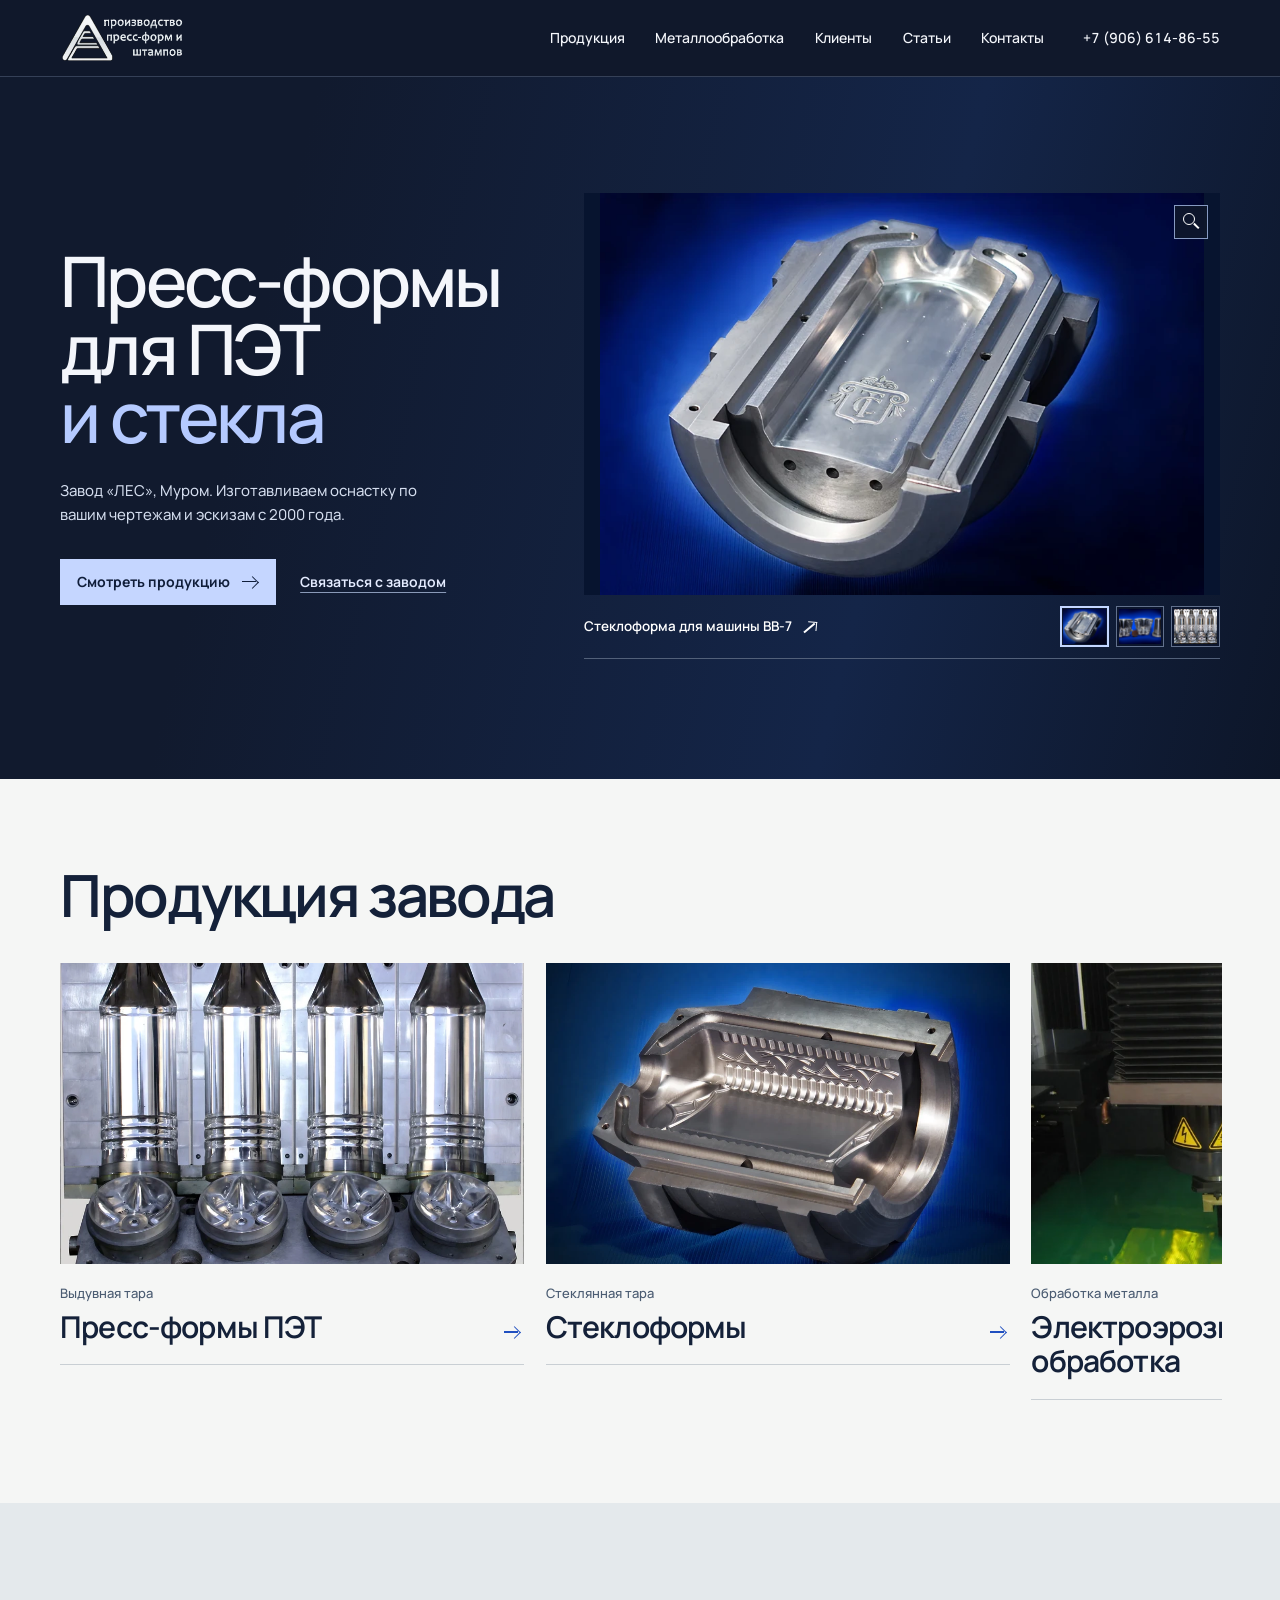
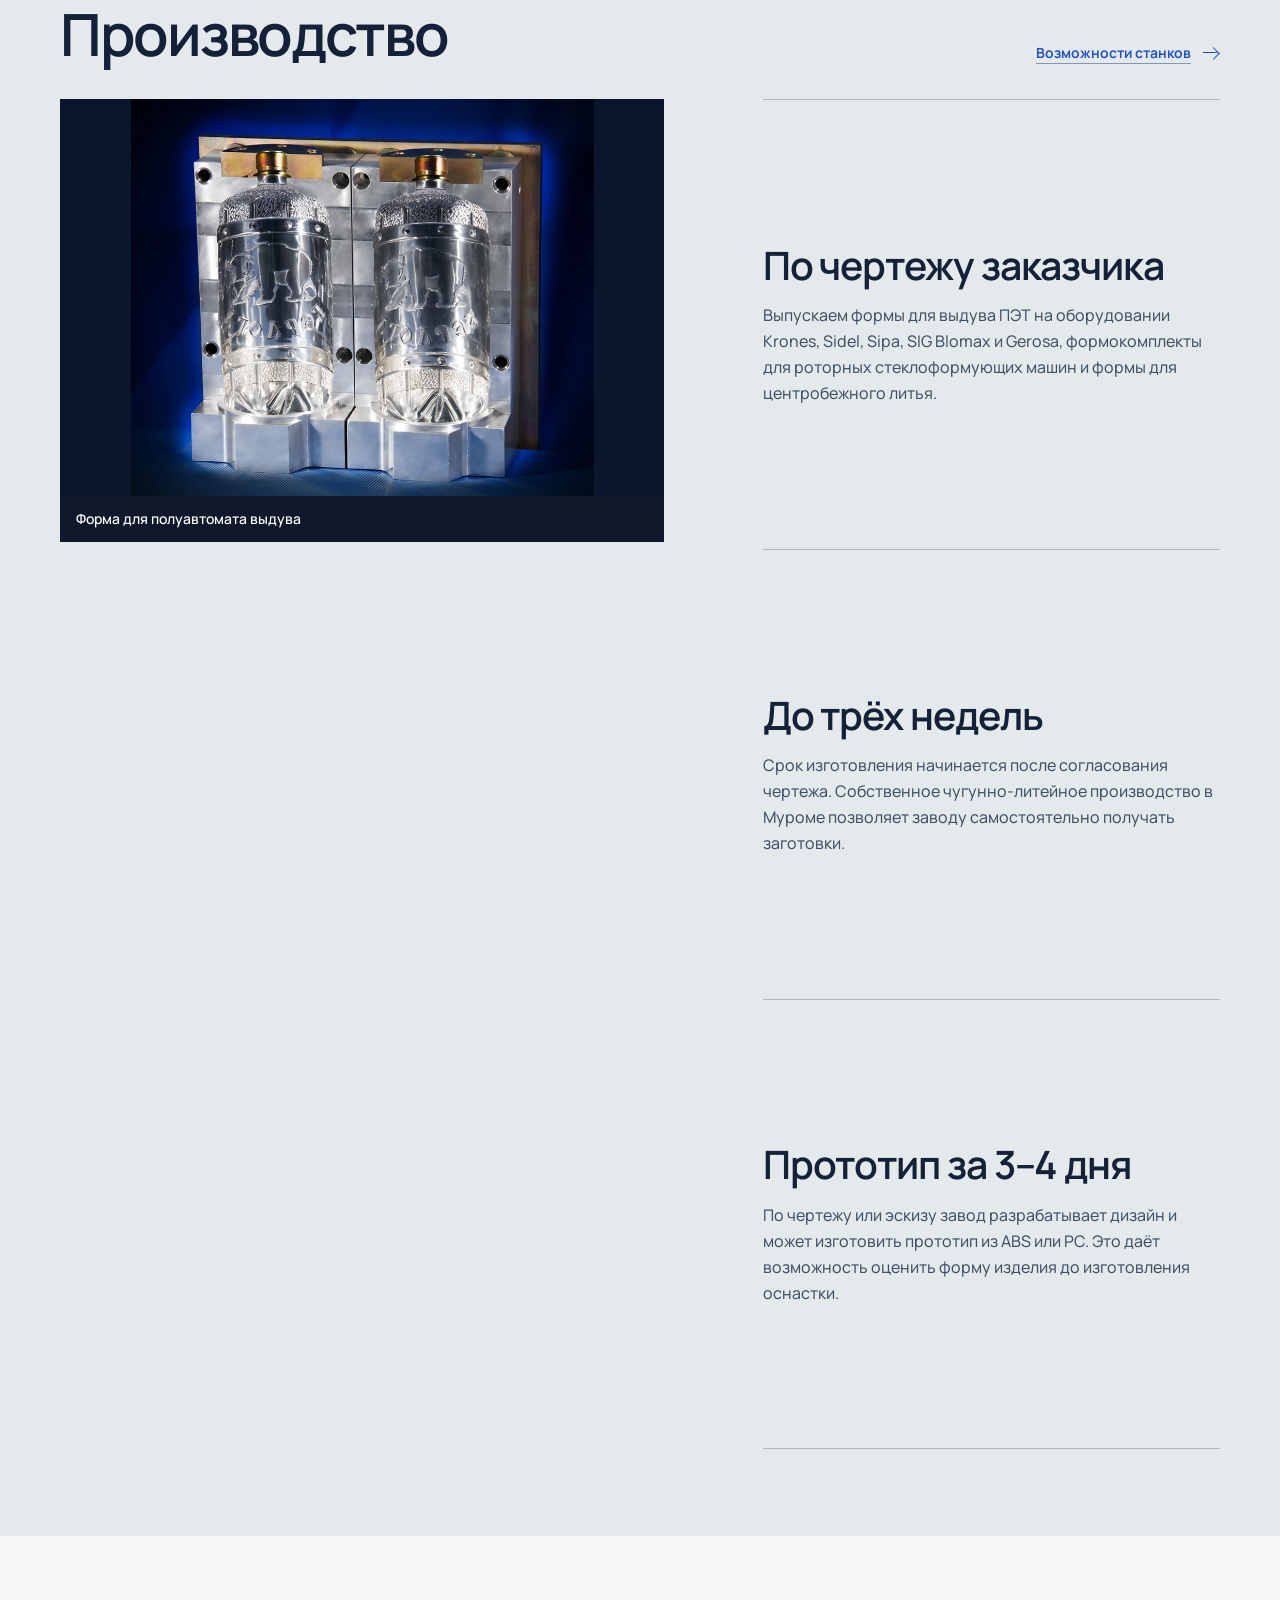
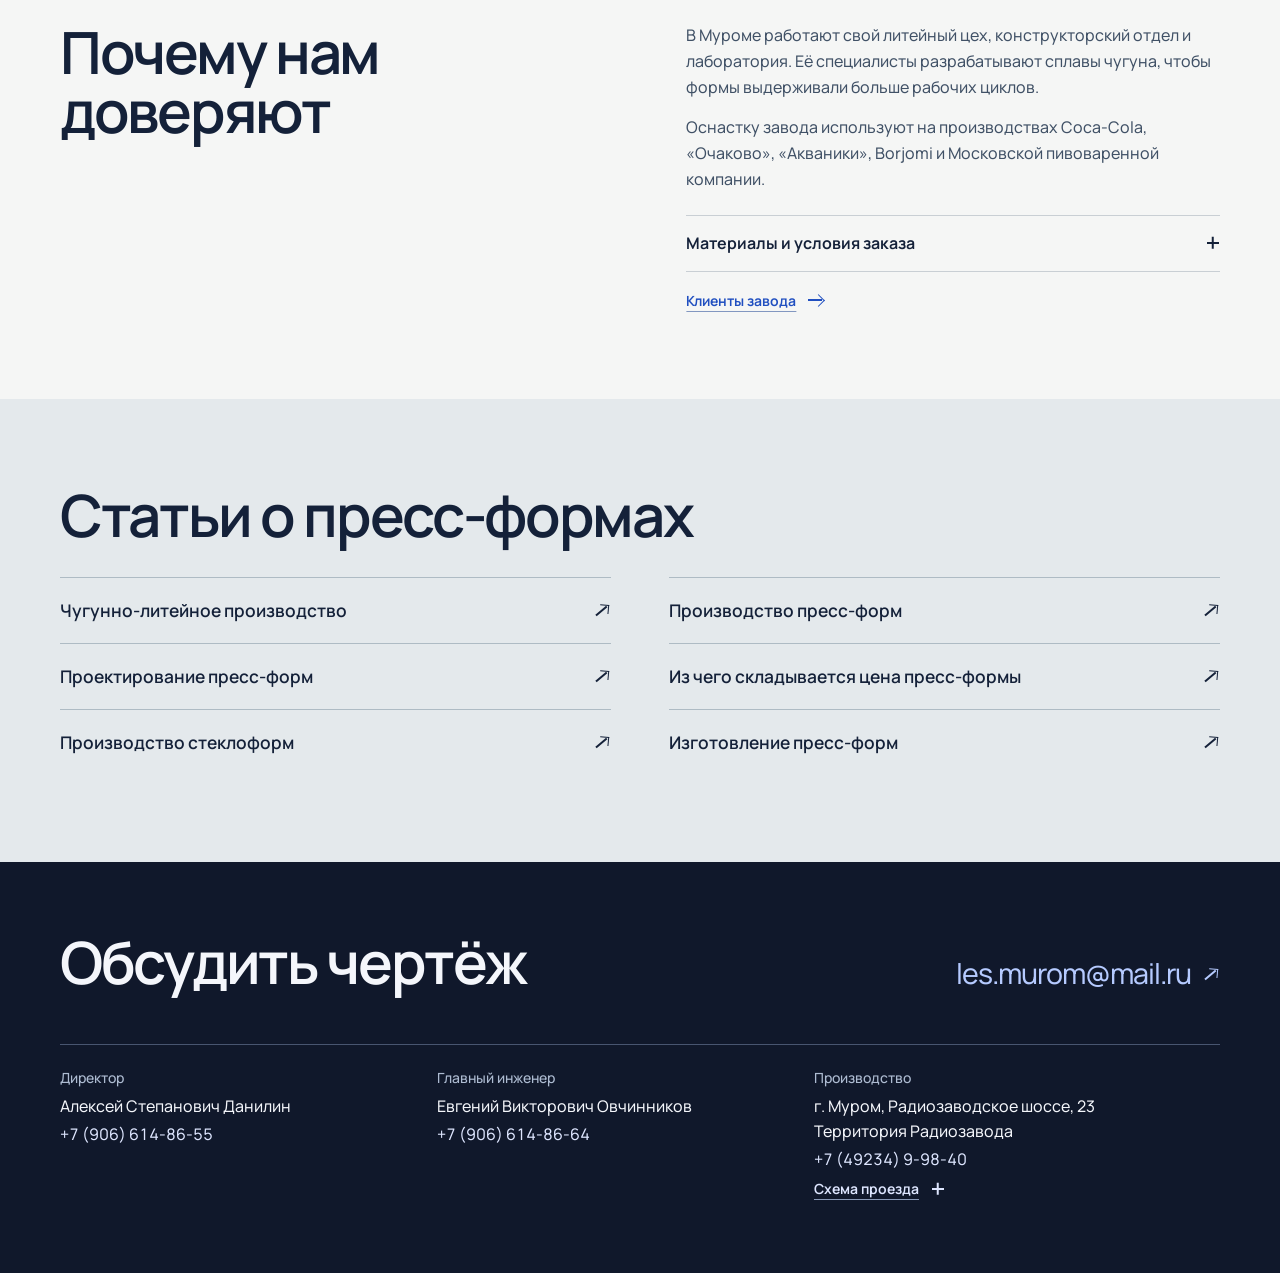
<file: index.html>
<!doctype html>
<html lang="ru">
  <head>
    <meta charset="utf-8" />
    <meta name="viewport" content="width=device-width, initial-scale=1" />
    <meta name="robots" content="noindex,nofollow" />
    <meta name="theme-color" content="#10182b" />
    <title>Производство пресс-форм в Муроме · Завод ЛЕС</title>
    <link rel="icon" href="assets/mark.png" />
    <link rel="preload" href="assets/manrope-cyrillic.woff2" as="font" type="font/woff2" crossorigin />
    <link rel="stylesheet" href="style.css?v=e44f2a5d9" />
    <script defer src="motion.js?v=4efa554e6"></script>
  </head>
  <body>
    <a href="#main" class="skip">К содержанию</a>
    <header>
      <div class="top wrap">
        <a class="brand" href="index.html" aria-label="Завод ЛЕС, главная"
          ><img
            src="assets/les-logo.webp"
            width="252"
            height="89"
            alt="ООО ЛЕС · производство пресс-форм и штампов"
        /></a>
        <nav aria-label="Основное меню">
          <a href="index.html#products">Продукция</a><a href="metal.html">Металлообработка</a
          ><a href="clients.html">Клиенты</a><a href="index.html#journal">Статьи</a
          ><a href="#contacts">Контакты</a>
        </nav>
        <a class="phone" href="tel:+79066148655">+7 (906) 614-86-55</a>
        <details data-menu>
          <summary aria-label="Меню сайта"><span class="hamb" aria-hidden="true"></span>Меню</summary>
          <nav aria-label="Мобильное меню">
            <a href="index.html#products">Продукция</a><a href="metal.html">Металлообработка</a
            ><a href="clients.html">Клиенты</a><a href="index.html#journal">Статьи</a
            ><a href="#contacts">Контакты</a>
          </nav>
        </details>
      </div>
    </header>
    <main id="main">
      <section class="hero">
        <div class="hero-inner wrap">
          <div class="hero-copy">
            <h1><span class="product-term">Пресс-формы</span><br />для ПЭТ <br /><em>и стекла</em></h1>
            <p>Завод «ЛЕС», Муром. Изготавливаем оснастку по вашим чертежам и эскизам с 2000 года.</p>
            <div class="actions">
              <a class="button" href="#products"
                >Смотреть продукцию <span class="arr" aria-hidden="true"></span></a
              ><a class="text-action" href="#contacts">Связаться с заводом</a>
            </div>
          </div>
          <figure class="specimen">
            <div class="photo-field">
              <div class="show-pic active" data-specimen>
                <img
                  src="assets/stekloformy-5.webp?v=8fc587ca1"
                  srcset="assets/stekloformy-5-compact.webp 896w, assets/stekloformy-5.webp?v=8fc587ca1 1720w"
                  sizes="(max-width: 740px) 91vw, (min-width: 1760px) 866px, 49vw"
                  width="1720"
                  height="1146"
                  alt="Стеклоформа для машины ВВ-7"
                  fetchpriority="high"
                />
              </div>
              <div class="show-pic" data-specimen>
                <img
                  src="assets/stekloformy-0.webp?v=f42648b52"
                  srcset="assets/stekloformy-0-compact.webp 896w, assets/stekloformy-0.webp?v=f42648b52 2365w"
                  sizes="(max-width: 740px) 91vw, (min-width: 1760px) 866px, 49vw"
                  width="2365"
                  height="1505"
                  alt="Формокомплект для кружки"
                  decoding="async"
                />
              </div>
              <div class="show-pic" data-specimen>
                <img
                  src="assets/pet-more-2.webp?v=79aeca7db"
                  srcset="assets/pet-more-2-compact.webp 896w, assets/pet-more-2.webp?v=79aeca7db 2202w"
                  sizes="(max-width: 740px) 91vw, (min-width: 1760px) 866px, 49vw"
                  width="2202"
                  height="924"
                  alt="Пресс-форма для выдува ПЭТ"
                  decoding="async"
                />
              </div>
              <button type="button" class="inspect" aria-label="Увеличить фотографию образца" hidden>
                <span class="inspect-mark" aria-hidden="true"></span>
              </button>
              <span class="loupe" aria-hidden="true" hidden></span>
            </div>
            <figcaption>
              <a data-specimen-label href="glass.html"
                >Стеклоформа для машины ВВ-7 <span class="arr out" aria-hidden="true"></span
              ></a>
              <div class="thumbs" role="group" aria-label="Выбрать образец">
                <button
                  type="button"
                  data-select="0"
                  data-name="Стеклоформа для машины ВВ-7"
                  data-url="glass.html"
                  aria-label="Показать: Стеклоформа для машины ВВ-7"
                  aria-pressed="true"
                >
                  <img
                    src="assets/stekloformy-5.webp?v=8fc587ca1"
                    srcset="assets/stekloformy-5-compact.webp 896w, assets/stekloformy-5.webp?v=8fc587ca1 1720w"
                    sizes="(max-width: 740px) 91vw, (min-width: 1760px) 866px, 49vw"
                    width="1720"
                    height="1146"
                    alt=""
                  /></button
                ><button
                  type="button"
                  data-select="1"
                  data-name="Формокомплект для кружки"
                  data-url="glass.html"
                  aria-label="Показать: Формокомплект для кружки"
                  aria-pressed="false"
                >
                  <img
                    src="assets/stekloformy-0.webp?v=f42648b52"
                    srcset="assets/stekloformy-0-compact.webp 896w, assets/stekloformy-0.webp?v=f42648b52 2365w"
                    sizes="(max-width: 740px) 91vw, (min-width: 1760px) 866px, 49vw"
                    width="2365"
                    height="1505"
                    alt=""
                  /></button
                ><button
                  type="button"
                  data-select="2"
                  data-name="Пресс-форма для выдува ПЭТ"
                  data-url="pet.html"
                  aria-label="Показать: Пресс-форма для выдува ПЭТ"
                  aria-pressed="false"
                >
                  <img
                    src="assets/pet-more-2.webp?v=79aeca7db"
                    srcset="assets/pet-more-2-compact.webp 896w, assets/pet-more-2.webp?v=79aeca7db 2202w"
                    sizes="(max-width: 740px) 91vw, (min-width: 1760px) 866px, 49vw"
                    width="2202"
                    height="924"
                    alt=""
                  />
                </button>
              </div>
            </figcaption>
          </figure>
        </div>
      </section>
      <section class="section wrap" id="products">
        <div class="section-head"><h2>Продукция завода</h2></div>
        <div class="rail" data-rail tabindex="0" role="region" aria-label="Каталог завода">
          <a class="tile" href="pet.html"
            ><div class="tile-art">
              <img
                src="assets/pet-more-0.webp?v=1a5072d56"
                srcset="assets/pet-more-0-compact.webp 896w, assets/pet-more-0.webp?v=1a5072d56 2202w"
                sizes="(max-width: 740px) 74vw, (min-width: 1760px) 645px, 37vw"
                width="2202"
                height="1772"
                alt="Пресс-форма с четырьмя гнёздами"
                loading="lazy"
              />
            </div>
            <div class="tile-cap">
              <small>Выдувная тара</small>
              <h3>Пресс-формы ПЭТ</h3>
              <span class="arr" aria-hidden="true"></span></div></a
          ><a class="tile" href="glass.html"
            ><div class="tile-art">
              <img
                src="assets/stekloformy-4.webp?v=0246d7f75"
                srcset="assets/stekloformy-4-compact.webp 896w, assets/stekloformy-4.webp?v=0246d7f75 1649w"
                sizes="(max-width: 740px) 74vw, (min-width: 1760px) 645px, 37vw"
                width="1649"
                height="1290"
                alt="Раскрытая форма для стеклотары"
                loading="lazy"
              />
            </div>
            <div class="tile-cap">
              <small>Стеклянная тара</small>
              <h3>Стеклоформы</h3>
              <span class="arr" aria-hidden="true"></span></div></a
          ><a class="tile" href="edm.html"
            ><div class="tile-art">
              <img
                src="assets/elektroerozionnaia-0.webp?v=38799f4ac"
                srcset="assets/elektroerozionnaia-0-compact.webp 672w, assets/elektroerozionnaia-0.webp?v=38799f4ac 2025w"
                sizes="(max-width: 740px) 74vw, (min-width: 1760px) 645px, 37vw"
                width="2025"
                height="2700"
                alt="Электроэрозионный станок в работе"
                loading="lazy"
              />
            </div>
            <div class="tile-cap">
              <small>Обработка металла</small>
              <h3>Электроэрозионная обработка</h3>
              <span class="arr" aria-hidden="true"></span></div
          ></a>
        </div>
      </section>
      <section class="process section" id="works">
        <div class="wrap">
          <div class="section-head process-heading">
            <h2>Производство</h2>
            <a class="underline" href="metal.html"
              >Возможности станков <span class="arr" aria-hidden="true"></span
            ></a>
          </div>
          <div class="scene" data-scenes>
            <figure class="pin">
              <div class="layers">
                <img
                  src="assets/press-0.webp?v=b1c7e8992"
                  srcset="assets/press-0-compact.webp 896w, assets/press-0.webp?v=b1c7e8992 1925w"
                  sizes="(max-width: 740px) 91vw, (min-width: 1760px) 830px, 47vw"
                  alt="Форма для полуавтомата выдува"
                  data-picture
                  class="current"
                  loading="lazy"
                /><img
                  src="assets/machine-turning.webp?v=43831b755"
                  srcset="assets/machine-turning-compact.webp 896w, assets/machine-turning.webp?v=43831b755 1254w"
                  sizes="(max-width: 740px) 91vw, (min-width: 1760px) 830px, 47vw"
                  alt="Токарный станок завода с ЧПУ"
                  data-picture
                  class=""
                  loading="lazy"
                /><img
                  src="assets/pet-more-1.webp?v=aedec12e6"
                  srcset="assets/pet-more-1-compact.webp 674w, assets/pet-more-1.webp?v=aedec12e6 1656w"
                  sizes="(max-width: 740px) 91vw, (min-width: 1760px) 830px, 47vw"
                  alt="Оснастка для выдува ПЭТ"
                  data-picture
                  class=""
                  loading="lazy"
                />
              </div>
              <figcaption data-picture-label>Форма для полуавтомата выдува</figcaption>
            </figure>
            <div class="steps">
              <article data-step="Форма для полуавтомата выдува">
                <h3>По чертежу заказчика</h3>
                <p>
                  Выпускаем формы для выдува ПЭТ на оборудовании Krones, Sidel, Sipa, SIG Blomax и Gerosa,
                  формокомплекты для роторных стеклоформующих машин и формы для центробежного литья.
                </p>
              </article>
              <article data-step="Токарный станок завода с ЧПУ">
                <h3>До трёх недель</h3>
                <p>
                  Срок изготовления начинается после согласования чертежа. Собственное чугунно-литейное
                  производство в Муроме позволяет заводу самостоятельно получать заготовки.
                </p>
              </article>
              <article data-step="Оснастка для выдува ПЭТ">
                <h3>Прототип за 3–4 дня</h3>
                <p>
                  По чертежу или эскизу завод разрабатывает дизайн и может изготовить прототип из ABS или PC.
                  Это даёт возможность оценить форму изделия до изготовления оснастки.
                </p>
              </article>
            </div>
          </div>
        </div>
      </section>
      <section class="about section wrap">
        <h2>Почему нам доверяют</h2>
        <div>
          <p>
            В Муроме работают свой литейный цех, конструкторский отдел и лаборатория. Её специалисты
            разрабатывают сплавы чугуна, чтобы формы выдерживали больше рабочих циклов.
          </p>
          <p>
            Оснастку завода используют на производствах Coca-Cola, «Очаково», «Акваники», Borjomi и Московской
            пивоваренной компании.
          </p>
          <details class="more">
            <summary>Материалы и условия заказа <span class="plus" aria-hidden="true"></span></summary>
            <p>
              Завод работает на станках с ЧПУ, использует сырьё с сертификатами качества. Стоимость оснастки
              рассчитывается по параметрам изделия. Для постоянных заказчиков предусмотрены скидки и
              индивидуальные условия оплаты.
            </p>
          </details>
          <a class="underline" href="clients.html"
            >Клиенты завода <span class="arr" aria-hidden="true"></span
          ></a>
        </div>
      </section>
      <section id="journal" class="journal section">
        <div class="wrap">
          <h2>Статьи о пресс-формах</h2>
          <div class="article-list">
            <a href="https://pressbottle.ru/chugunno_liteinoe_proizvodstvo_otlivka_metalla-69.html"
              >Чугунно-литейное производство <span class="arr out" aria-hidden="true"></span></a
            ><a href="https://pressbottle.ru/proizvodstvo_press_form-68.html"
              >Производство пресс-форм <span class="arr out" aria-hidden="true"></span></a
            ><a href="https://pressbottle.ru/proektirovanie_press_form-67.html"
              >Проектирование пресс-форм <span class="arr out" aria-hidden="true"></span></a
            ><a href="https://pressbottle.ru/tsena_press_formy_kupit_pressformu_tseny_na_press_formy-61.html"
              >Из чего складывается цена пресс-формы <span class="arr out" aria-hidden="true"></span></a
            ><a
              href="https://pressbottle.ru/proizvodstvo_press_form_dlia_stekliannoi_tary_stekloforms-60.html"
              >Производство стеклоформ <span class="arr out" aria-hidden="true"></span></a
            ><a href="https://pressbottle.ru/izgotovlenie_press_form-59.html"
              >Изготовление пресс-форм <span class="arr out" aria-hidden="true"></span
            ></a>
          </div>
        </div>
      </section>
    </main>
    <footer id="contacts">
      <div class="wrap">
        <div class="contact-head">
          <h2>Обсудить чертёж</h2>
          <a class="mail" href="mailto:les.murom@mail.ru"
            >les.murom@mail.ru <span class="arr out" aria-hidden="true"></span
          ></a>
        </div>
        <div class="contacts">
          <div>
            <h3>Директор</h3>
            <p>Алексей Степанович Данилин</p>
            <a href="tel:+79066148655">+7 (906) 614-86-55</a>
          </div>
          <div>
            <h3>Главный инженер</h3>
            <p>Евгений Викторович Овчинников</p>
            <a href="tel:+79066148664">+7 (906) 614-86-64</a>
          </div>
          <div>
            <h3>Производство</h3>
            <p>г. Муром, Радиозаводское шоссе, 23<br />Территория Радиозавода</p>
            <a href="tel:+74923499840">+7 (49234) 9-98-40</a><br /><a
              class="map-link"
              href="https://pressbottle.ru/kontakty-14.html"
              data-map
              >Схема проезда <span class="plus" aria-hidden="true"></span
            ></a>
          </div>
        </div>
      </div>
    </footer>
    <dialog class="viewer" aria-labelledby="viewer-title">
      <div class="viewer-bar">
        <h2 id="viewer-title"></h2>
        <button class="close" type="button" aria-label="Закрыть">×</button>
      </div>
      <div class="viewer-art"><img alt="" /></div>
      <div class="viewer-foot">
        <a class="viewer-source">Карточка завода ↗</a>
        <div class="viewer-nav">
          <button type="button" data-prev aria-label="Предыдущий образец">←</button
          ><button type="button" data-next aria-label="Следующий образец">→</button>
        </div>
      </div>
    </dialog>
  </body>
</html>
</file>
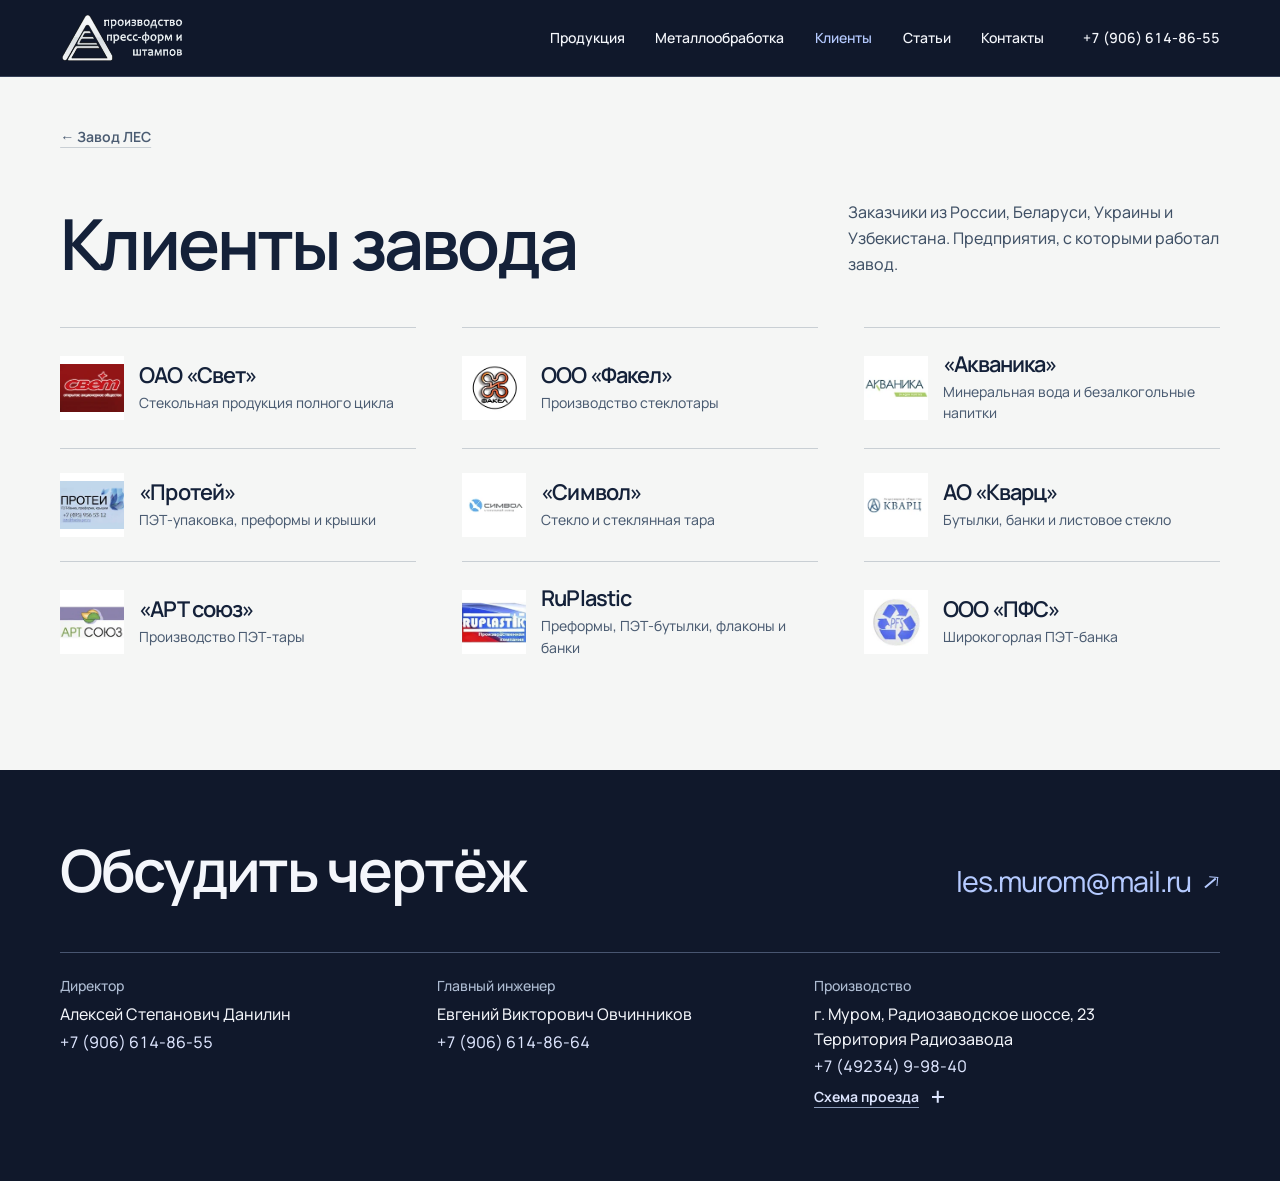
<file: clients.html>
<!doctype html>
<html lang="ru">
  <head>
    <meta charset="utf-8" />
    <meta name="viewport" content="width=device-width, initial-scale=1" />
    <meta name="robots" content="noindex,nofollow" />
    <meta name="theme-color" content="#10182b" />
    <title>Клиенты завода · Завод ЛЕС</title>
    <link rel="icon" href="assets/mark.png" />
    <link rel="preload" href="assets/manrope-cyrillic.woff2" as="font" type="font/woff2" crossorigin />
    <link rel="stylesheet" href="style.css?v=e44f2a5d9" />
    <script defer src="motion.js?v=4efa554e6"></script>
  </head>
  <body>
    <a href="#main" class="skip">К содержанию</a>
    <header>
      <div class="top wrap">
        <a class="brand" href="index.html" aria-label="Завод ЛЕС, главная"
          ><img
            src="assets/les-logo.webp"
            width="252"
            height="89"
            alt="ООО ЛЕС · производство пресс-форм и штампов"
        /></a>
        <nav aria-label="Основное меню">
          <a href="index.html#products">Продукция</a><a href="metal.html">Металлообработка</a
          ><a href="clients.html" aria-current="page">Клиенты</a><a href="index.html#journal">Статьи</a
          ><a href="#contacts">Контакты</a>
        </nav>
        <a class="phone" href="tel:+79066148655">+7 (906) 614-86-55</a>
        <details data-menu>
          <summary aria-label="Меню сайта"><span class="hamb" aria-hidden="true"></span>Меню</summary>
          <nav aria-label="Мобильное меню">
            <a href="index.html#products">Продукция</a><a href="metal.html">Металлообработка</a
            ><a href="clients.html" aria-current="page">Клиенты</a><a href="index.html#journal">Статьи</a
            ><a href="#contacts">Контакты</a>
          </nav>
        </details>
      </div>
    </header>
    <main id="main">
      <section class="product-intro wrap">
        <a class="back" href="index.html">← Завод ЛЕС</a>
        <div class="intro-pair">
          <h1>Клиенты завода</h1>
          <p>Заказчики из России, Беларуси, Украины и Узбекистана. Предприятия, с которыми работал завод.</p>
        </div>
      </section>
      <div class="wrap client-list">
        <ul>
          <li>
            <img src="assets/client-svet.webp" width="150" height="113" alt="" loading="lazy" />
            <div>
              <h2>ОАО «Свет»</h2>
              <p>Стекольная продукция полного цикла</p>
            </div>
          </li>
          <li>
            <img src="assets/client-fakelmin.webp" width="150" height="113" alt="" loading="lazy" />
            <div>
              <h2>ООО «Факел»</h2>
              <p>Производство стеклотары</p>
            </div>
          </li>
          <li>
            <img src="assets/client-aqua.webp" width="150" height="113" alt="" loading="lazy" />
            <div>
              <h2>«Акваника»</h2>
              <p>Минеральная вода и безалкогольные напитки</p>
            </div>
          </li>
          <li>
            <img src="assets/client-prom.webp" width="150" height="113" alt="" loading="lazy" />
            <div>
              <h2>«Протей»</h2>
              <p>ПЭТ-упаковка, преформы и крышки</p>
            </div>
          </li>
          <li>
            <img src="assets/client-symbol.webp" width="150" height="113" alt="" loading="lazy" />
            <div>
              <h2>«Символ»</h2>
              <p>Стекло и стеклянная тара</p>
            </div>
          </li>
          <li>
            <img src="assets/client-quarz.webp" width="150" height="113" alt="" loading="lazy" />
            <div>
              <h2>АО «Кварц»</h2>
              <p>Бутылки, банки и листовое стекло</p>
            </div>
          </li>
          <li>
            <img src="assets/client-art.webp" width="150" height="113" alt="" loading="lazy" />
            <div>
              <h2>«АРТ союз»</h2>
              <p>Производство ПЭТ-тары</p>
            </div>
          </li>
          <li>
            <img src="assets/client-rus.webp" width="150" height="113" alt="" loading="lazy" />
            <div>
              <h2>RuPlastic</h2>
              <p>Преформы, ПЭТ-бутылки, флаконы и банки</p>
            </div>
          </li>
          <li>
            <img src="assets/client-pfs.webp" width="150" height="113" alt="" loading="lazy" />
            <div>
              <h2>ООО «ПФС»</h2>
              <p>Широкогорлая ПЭТ-банка</p>
            </div>
          </li>
        </ul>
      </div>
    </main>
    <footer id="contacts">
      <div class="wrap">
        <div class="contact-head">
          <h2>Обсудить чертёж</h2>
          <a class="mail" href="mailto:les.murom@mail.ru"
            >les.murom@mail.ru <span class="arr out" aria-hidden="true"></span
          ></a>
        </div>
        <div class="contacts">
          <div>
            <h3>Директор</h3>
            <p>Алексей Степанович Данилин</p>
            <a href="tel:+79066148655">+7 (906) 614-86-55</a>
          </div>
          <div>
            <h3>Главный инженер</h3>
            <p>Евгений Викторович Овчинников</p>
            <a href="tel:+79066148664">+7 (906) 614-86-64</a>
          </div>
          <div>
            <h3>Производство</h3>
            <p>г. Муром, Радиозаводское шоссе, 23<br />Территория Радиозавода</p>
            <a href="tel:+74923499840">+7 (49234) 9-98-40</a><br /><a
              class="map-link"
              href="https://pressbottle.ru/kontakty-14.html"
              data-map
              >Схема проезда <span class="plus" aria-hidden="true"></span
            ></a>
          </div>
        </div>
      </div>
    </footer>
    <dialog class="viewer" aria-labelledby="viewer-title">
      <div class="viewer-bar">
        <h2 id="viewer-title"></h2>
        <button class="close" type="button" aria-label="Закрыть">×</button>
      </div>
      <div class="viewer-art"><img alt="" /></div>
      <div class="viewer-foot">
        <a class="viewer-source">Карточка завода ↗</a>
        <div class="viewer-nav">
          <button type="button" data-prev aria-label="Предыдущий образец">←</button
          ><button type="button" data-next aria-label="Следующий образец">→</button>
        </div>
      </div>
    </dialog>
  </body>
</html>
</file>
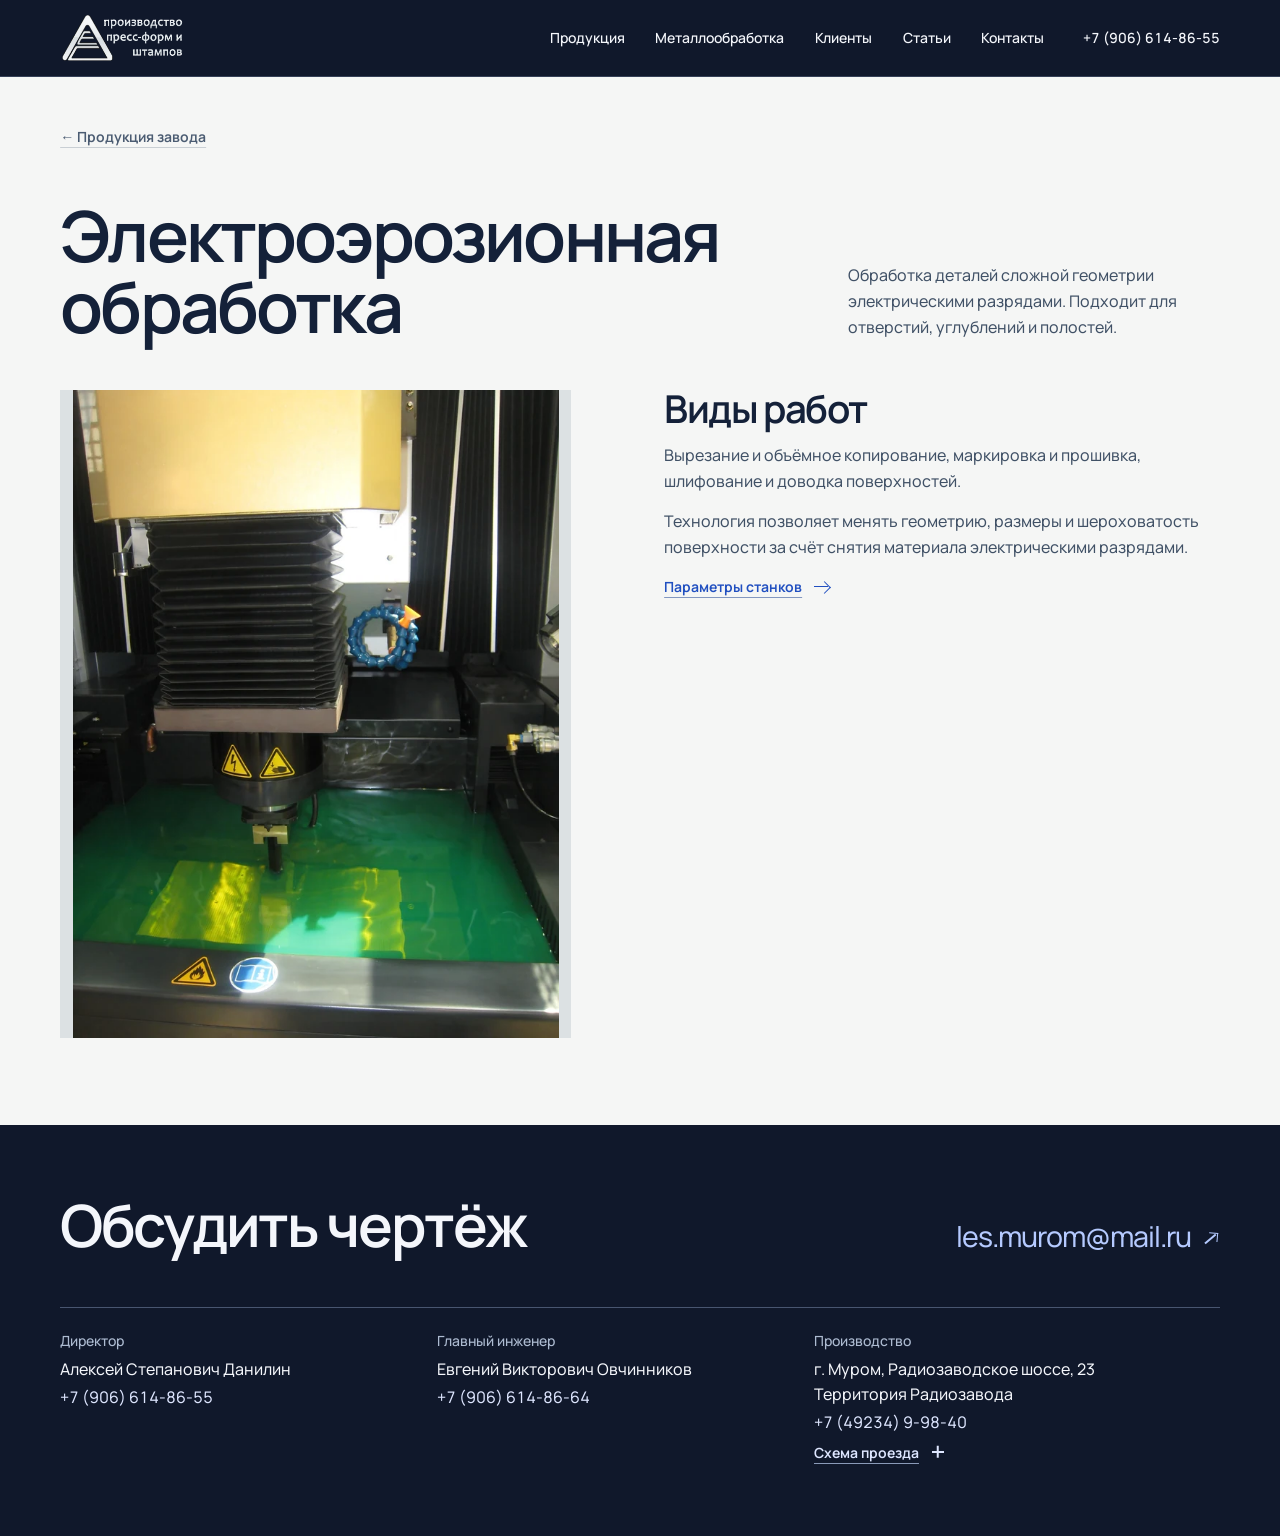
<file: edm.html>
<!doctype html>
<html lang="ru">
  <head>
    <meta charset="utf-8" />
    <meta name="viewport" content="width=device-width, initial-scale=1" />
    <meta name="robots" content="noindex,nofollow" />
    <meta name="theme-color" content="#10182b" />
    <title>Электроэрозионная обработка · Завод ЛЕС</title>
    <link rel="icon" href="assets/mark.png" />
    <link rel="preload" href="assets/manrope-cyrillic.woff2" as="font" type="font/woff2" crossorigin />
    <link rel="stylesheet" href="style.css?v=e44f2a5d9" />
    <script defer src="motion.js?v=4efa554e6"></script>
  </head>
  <body>
    <a href="#main" class="skip">К содержанию</a>
    <header>
      <div class="top wrap">
        <a class="brand" href="index.html" aria-label="Завод ЛЕС, главная"
          ><img
            src="assets/les-logo.webp"
            width="252"
            height="89"
            alt="ООО ЛЕС · производство пресс-форм и штампов"
        /></a>
        <nav aria-label="Основное меню">
          <a href="index.html#products">Продукция</a><a href="metal.html">Металлообработка</a
          ><a href="clients.html">Клиенты</a><a href="index.html#journal">Статьи</a
          ><a href="#contacts">Контакты</a>
        </nav>
        <a class="phone" href="tel:+79066148655">+7 (906) 614-86-55</a>
        <details data-menu>
          <summary aria-label="Меню сайта"><span class="hamb" aria-hidden="true"></span>Меню</summary>
          <nav aria-label="Мобильное меню">
            <a href="index.html#products">Продукция</a><a href="metal.html">Металлообработка</a
            ><a href="clients.html">Клиенты</a><a href="index.html#journal">Статьи</a
            ><a href="#contacts">Контакты</a>
          </nav>
        </details>
      </div>
    </header>
    <main id="main">
      <section class="product-intro wrap">
        <a class="back" href="index.html#products">← Продукция завода</a>
        <div class="intro-pair">
          <h1>Электроэрозионная обработка</h1>
          <p>
            Обработка деталей сложной геометрии электрическими разрядами. Подходит для отверстий, углублений и
            полостей.
          </p>
        </div>
      </section>
      <section class="edm-layout wrap">
        <figure>
          <img
            src="assets/elektroerozionnaia-0.webp?v=38799f4ac"
            srcset="assets/elektroerozionnaia-0-compact.webp 672w, assets/elektroerozionnaia-0.webp?v=38799f4ac 2025w"
            sizes="(max-width: 740px) 91vw, (min-width: 1760px) 710px, 41vw"
            width="2025"
            height="2700"
            alt="Электрод и заготовка на станке завода"
          />
        </figure>
        <div>
          <h2>Виды работ</h2>
          <p>Вырезание и объёмное копирование, маркировка и прошивка, шлифование и доводка поверхностей.</p>
          <p>
            Технология позволяет менять геометрию, размеры и шероховатость поверхности за счёт снятия
            материала электрическими разрядами.
          </p>
          <a class="underline" href="metal.html#electro"
            >Параметры станков <span class="arr" aria-hidden="true"></span
          ></a>
        </div>
      </section>
    </main>
    <footer id="contacts">
      <div class="wrap">
        <div class="contact-head">
          <h2>Обсудить чертёж</h2>
          <a class="mail" href="mailto:les.murom@mail.ru"
            >les.murom@mail.ru <span class="arr out" aria-hidden="true"></span
          ></a>
        </div>
        <div class="contacts">
          <div>
            <h3>Директор</h3>
            <p>Алексей Степанович Данилин</p>
            <a href="tel:+79066148655">+7 (906) 614-86-55</a>
          </div>
          <div>
            <h3>Главный инженер</h3>
            <p>Евгений Викторович Овчинников</p>
            <a href="tel:+79066148664">+7 (906) 614-86-64</a>
          </div>
          <div>
            <h3>Производство</h3>
            <p>г. Муром, Радиозаводское шоссе, 23<br />Территория Радиозавода</p>
            <a href="tel:+74923499840">+7 (49234) 9-98-40</a><br /><a
              class="map-link"
              href="https://pressbottle.ru/kontakty-14.html"
              data-map
              >Схема проезда <span class="plus" aria-hidden="true"></span
            ></a>
          </div>
        </div>
      </div>
    </footer>
    <dialog class="viewer" aria-labelledby="viewer-title">
      <div class="viewer-bar">
        <h2 id="viewer-title"></h2>
        <button class="close" type="button" aria-label="Закрыть">×</button>
      </div>
      <div class="viewer-art"><img alt="" /></div>
      <div class="viewer-foot">
        <a class="viewer-source">Карточка завода ↗</a>
        <div class="viewer-nav">
          <button type="button" data-prev aria-label="Предыдущий образец">←</button
          ><button type="button" data-next aria-label="Следующий образец">→</button>
        </div>
      </div>
    </dialog>
  </body>
</html>
</file>
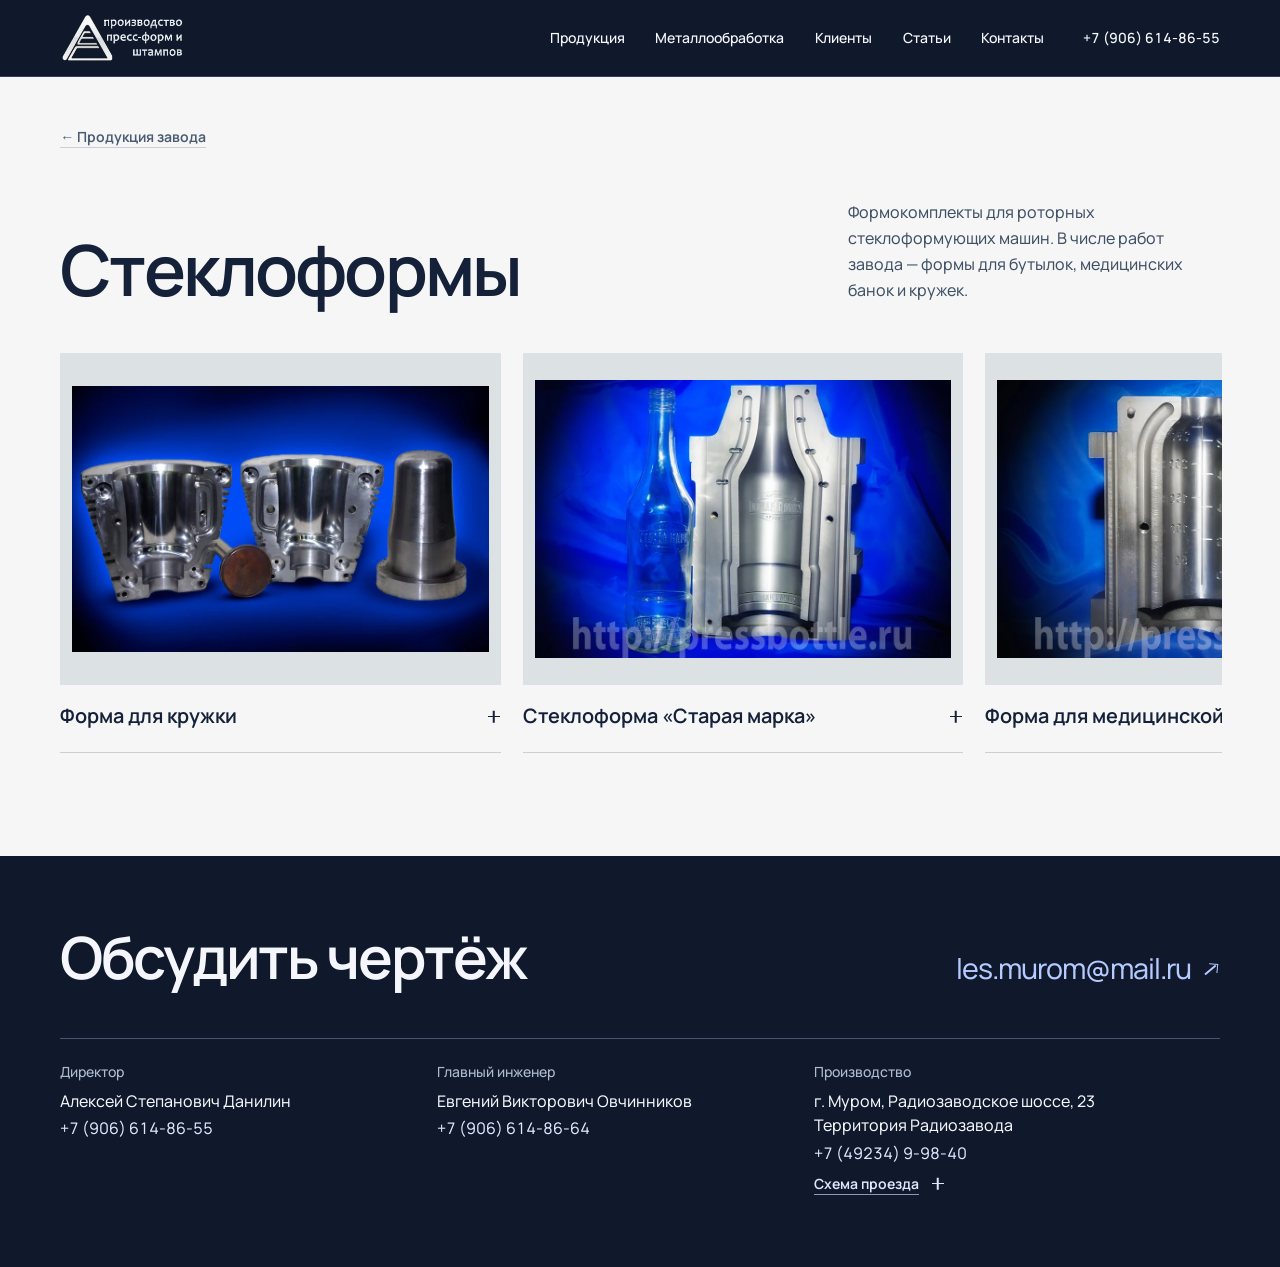
<file: glass.html>
<!doctype html>
<html lang="ru">
  <head>
    <meta charset="utf-8" />
    <meta name="viewport" content="width=device-width, initial-scale=1" />
    <meta name="robots" content="noindex,nofollow" />
    <meta name="theme-color" content="#10182b" />
    <title>Стеклоформы · Завод ЛЕС</title>
    <link rel="icon" href="assets/mark.png" />
    <link rel="preload" href="assets/manrope-cyrillic.woff2" as="font" type="font/woff2" crossorigin />
    <link rel="stylesheet" href="style.css?v=e44f2a5d9" />
    <script defer src="motion.js?v=4efa554e6"></script>
  </head>
  <body>
    <a href="#main" class="skip">К содержанию</a>
    <header>
      <div class="top wrap">
        <a class="brand" href="index.html" aria-label="Завод ЛЕС, главная"
          ><img
            src="assets/les-logo.webp"
            width="252"
            height="89"
            alt="ООО ЛЕС · производство пресс-форм и штампов"
        /></a>
        <nav aria-label="Основное меню">
          <a href="index.html#products">Продукция</a><a href="metal.html">Металлообработка</a
          ><a href="clients.html">Клиенты</a><a href="index.html#journal">Статьи</a
          ><a href="#contacts">Контакты</a>
        </nav>
        <a class="phone" href="tel:+79066148655">+7 (906) 614-86-55</a>
        <details data-menu>
          <summary aria-label="Меню сайта"><span class="hamb" aria-hidden="true"></span>Меню</summary>
          <nav aria-label="Мобильное меню">
            <a href="index.html#products">Продукция</a><a href="metal.html">Металлообработка</a
            ><a href="clients.html">Клиенты</a><a href="index.html#journal">Статьи</a
            ><a href="#contacts">Контакты</a>
          </nav>
        </details>
      </div>
    </header>
    <main id="main">
      <section class="product-intro wrap">
        <a class="back" href="index.html#products">← Продукция завода</a>
        <div class="intro-pair">
          <h1>Стеклоформы</h1>
          <p>
            Формокомплекты для роторных стеклоформующих машин. В числе работ завода — формы для бутылок,
            медицинских банок и кружек.
          </p>
        </div>
      </section>
      <section class="sample-section wrap" aria-label="Образцы">
        <div class="rail" data-rail tabindex="0" role="region" aria-label="Фотографии изделий">
          <a
            href="https://pressbottle.ru/kruzhka-74.html"
            class="sample"
            data-zoom
            data-url="https://pressbottle.ru/kruzhka-74.html"
            data-label="Форма для кружки"
            ><div class="sample-art">
              <img
                src="assets/stekloformy-0.webp?v=f42648b52"
                srcset="assets/stekloformy-0-compact.webp 896w, assets/stekloformy-0.webp?v=f42648b52 2365w"
                sizes="(max-width: 740px) 74vw, (min-width: 1760px) 610px, 35vw"
                width="2365"
                height="1505"
                alt="Форма для кружки"
                loading="lazy"
              />
            </div>
            <div class="sample-cap">
              <span>Форма для кружки</span><span class="plus" aria-hidden="true"></span></div></a
          ><a
            href="https://pressbottle.ru/stekloforma_staraia_marka-72.html"
            class="sample"
            data-zoom
            data-url="https://pressbottle.ru/stekloforma_staraia_marka-72.html"
            data-label="Стеклоформа «Старая марка»"
            ><div class="sample-art">
              <img
                src="assets/stekloformy-1.webp?v=367e7cbb4"
                srcset="assets/stekloformy-1-compact.webp 896w, assets/stekloformy-1.webp?v=367e7cbb4 1720w"
                sizes="(max-width: 740px) 74vw, (min-width: 1760px) 610px, 35vw"
                width="1720"
                height="1146"
                alt="Стеклоформа «Старая марка»"
                loading="lazy"
              />
            </div>
            <div class="sample-cap">
              <span>Стеклоформа «Старая марка»</span><span class="plus" aria-hidden="true"></span></div></a
          ><a
            href="https://pressbottle.ru/press_forma_dlia_banki_pod_krov_meditsinskoi-70.html"
            class="sample"
            data-zoom
            data-url="https://pressbottle.ru/press_forma_dlia_banki_pod_krov_meditsinskoi-70.html"
            data-label="Форма для медицинской банки"
            ><div class="sample-art">
              <img
                src="assets/stekloformy-2.webp?v=15eed4e9f"
                srcset="assets/stekloformy-2-compact.webp 896w, assets/stekloformy-2.webp?v=15eed4e9f 1720w"
                sizes="(max-width: 740px) 74vw, (min-width: 1760px) 610px, 35vw"
                width="1720"
                height="1146"
                alt="Форма для медицинской банки"
                loading="lazy"
              />
            </div>
            <div class="sample-cap">
              <span>Форма для медицинской банки</span><span class="plus" aria-hidden="true"></span></div></a
          ><a
            href="https://pressbottle.ru/stekloforma_dlia_stekloformuiushchei_mashiny_u8_m-23.html"
            class="sample"
            data-zoom
            data-url="https://pressbottle.ru/stekloforma_dlia_stekloformuiushchei_mashiny_u8_m-23.html"
            data-label="Для машины У8-М"
            ><div class="sample-art">
              <img
                src="assets/stekloformy-3.webp?v=668ff9f4e"
                srcset="assets/stekloformy-3-compact.webp 804w, assets/stekloformy-3.webp?v=668ff9f4e 1480w"
                sizes="(max-width: 740px) 74vw, (min-width: 1760px) 610px, 35vw"
                width="1480"
                height="1650"
                alt="Для машины У8-М"
                loading="lazy"
              />
            </div>
            <div class="sample-cap">
              <span>Для машины У8-М</span><span class="plus" aria-hidden="true"></span></div></a
          ><a
            href="https://pressbottle.ru/press_forma_dlia_stekloformuiushchei_vv7-22.html"
            class="sample"
            data-zoom
            data-url="https://pressbottle.ru/press_forma_dlia_stekloformuiushchei_vv7-22.html"
            data-label="Для машины ВВ-7"
            ><div class="sample-art">
              <img
                src="assets/stekloformy-4.webp?v=0246d7f75"
                srcset="assets/stekloformy-4-compact.webp 896w, assets/stekloformy-4.webp?v=0246d7f75 1649w"
                sizes="(max-width: 740px) 74vw, (min-width: 1760px) 610px, 35vw"
                width="1649"
                height="1290"
                alt="Для машины ВВ-7"
                loading="lazy"
              />
            </div>
            <div class="sample-cap">
              <span>Для машины ВВ-7</span><span class="plus" aria-hidden="true"></span></div></a
          ><a
            href="https://pressbottle.ru/press_forma_na_stekloformuiushchei_vv7-21.html"
            class="sample"
            data-zoom
            data-url="https://pressbottle.ru/press_forma_na_stekloformuiushchei_vv7-21.html"
            data-label="Для машины ВВ-7"
            ><div class="sample-art">
              <img
                src="assets/stekloformy-5.webp?v=8fc587ca1"
                srcset="assets/stekloformy-5-compact.webp 896w, assets/stekloformy-5.webp?v=8fc587ca1 1720w"
                sizes="(max-width: 740px) 74vw, (min-width: 1760px) 610px, 35vw"
                width="1720"
                height="1146"
                alt="Для машины ВВ-7"
                loading="lazy"
              />
            </div>
            <div class="sample-cap">
              <span>Для машины ВВ-7</span><span class="plus" aria-hidden="true"></span></div
          ></a>
        </div>
      </section>
    </main>
    <footer id="contacts">
      <div class="wrap">
        <div class="contact-head">
          <h2>Обсудить чертёж</h2>
          <a class="mail" href="mailto:les.murom@mail.ru"
            >les.murom@mail.ru <span class="arr out" aria-hidden="true"></span
          ></a>
        </div>
        <div class="contacts">
          <div>
            <h3>Директор</h3>
            <p>Алексей Степанович Данилин</p>
            <a href="tel:+79066148655">+7 (906) 614-86-55</a>
          </div>
          <div>
            <h3>Главный инженер</h3>
            <p>Евгений Викторович Овчинников</p>
            <a href="tel:+79066148664">+7 (906) 614-86-64</a>
          </div>
          <div>
            <h3>Производство</h3>
            <p>г. Муром, Радиозаводское шоссе, 23<br />Территория Радиозавода</p>
            <a href="tel:+74923499840">+7 (49234) 9-98-40</a><br /><a
              class="map-link"
              href="https://pressbottle.ru/kontakty-14.html"
              data-map
              >Схема проезда <span class="plus" aria-hidden="true"></span
            ></a>
          </div>
        </div>
      </div>
    </footer>
    <dialog class="viewer" aria-labelledby="viewer-title">
      <div class="viewer-bar">
        <h2 id="viewer-title"></h2>
        <button class="close" type="button" aria-label="Закрыть">×</button>
      </div>
      <div class="viewer-art"><img alt="" /></div>
      <div class="viewer-foot">
        <a class="viewer-source">Карточка завода ↗</a>
        <div class="viewer-nav">
          <button type="button" data-prev aria-label="Предыдущий образец">←</button
          ><button type="button" data-next aria-label="Следующий образец">→</button>
        </div>
      </div>
    </dialog>
  </body>
</html>
</file>
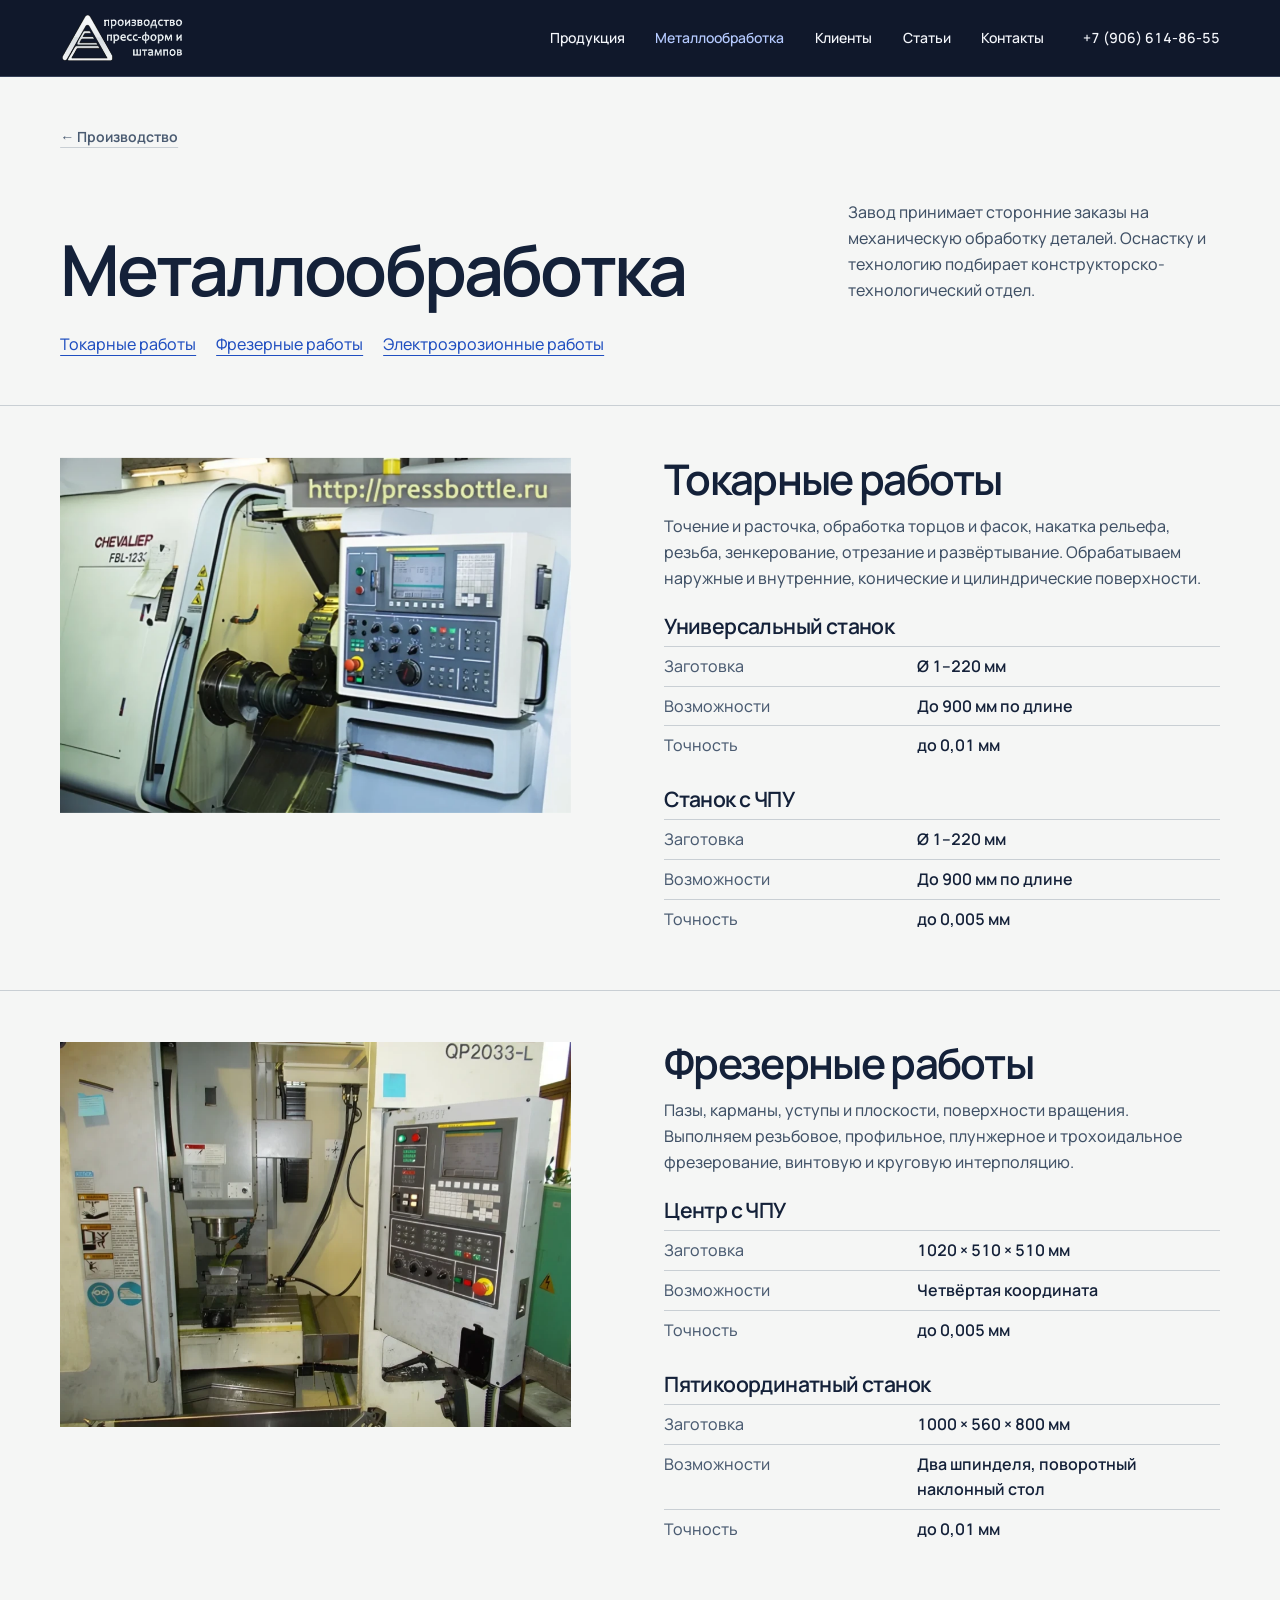
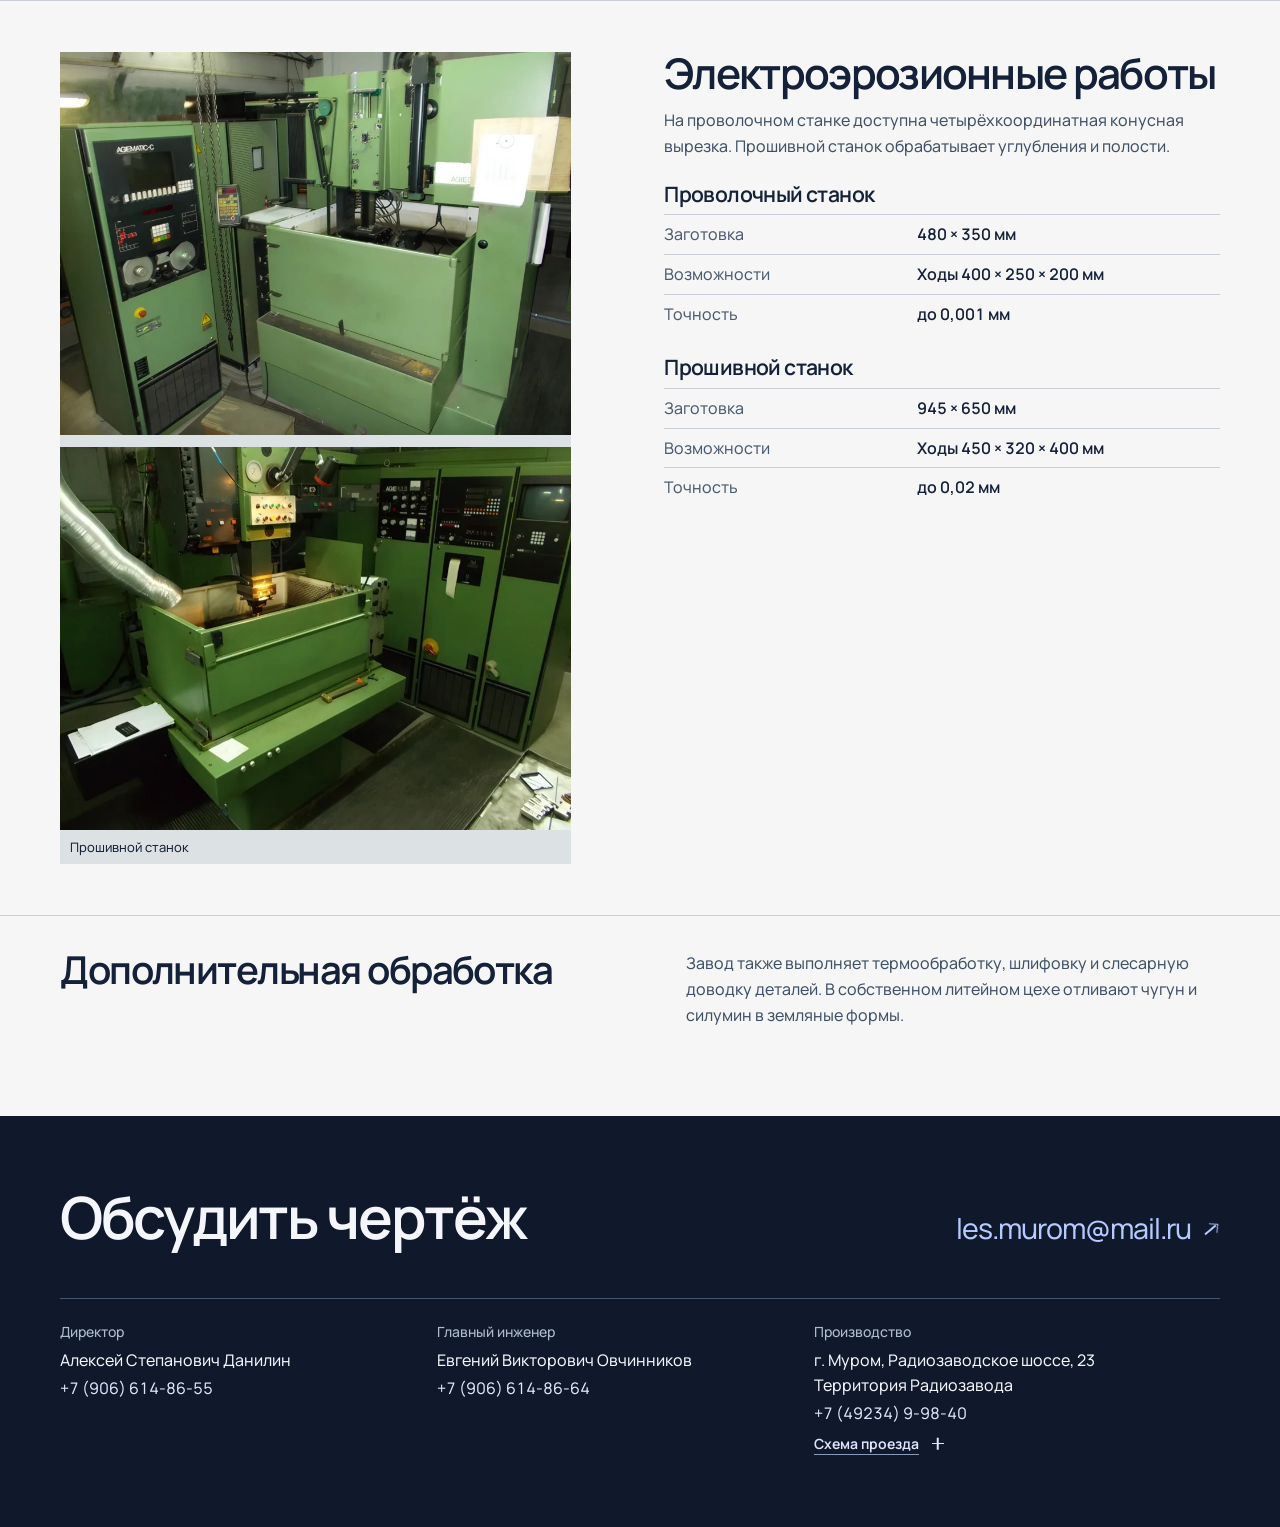
<file: metal.html>
<!doctype html>

<html lang="ru">
  <head>
    <meta charset="utf-8" />
    <meta content="width=device-width, initial-scale=1" name="viewport" />
    <meta content="noindex,nofollow" name="robots" />
    <meta content="#10182b" name="theme-color" />
    <title>Металлообработка · Завод ЛЕС</title>
    <link href="assets/mark.png" rel="icon" />
    <link as="font" crossorigin="" href="assets/manrope-cyrillic.woff2" rel="preload" type="font/woff2" />
    <link href="style.css?v=e44f2a5d9" rel="stylesheet" />
    <script defer="" src="motion.js?v=4efa554e6"></script>
  </head>
  <body>
    <a class="skip" href="#main">К содержанию</a>
    <header>
      <div class="top wrap">
        <a aria-label="Завод ЛЕС, главная" class="brand" href="index.html"
          ><img
            alt="ООО ЛЕС · производство пресс-форм и штампов"
            height="89"
            src="assets/les-logo.webp"
            width="252"
        /></a>
        <nav aria-label="Основное меню">
          <a href="index.html#products">Продукция</a
          ><a aria-current="page" href="metal.html">Металлообработка</a><a href="clients.html">Клиенты</a
          ><a href="index.html#journal">Статьи</a><a href="#contacts">Контакты</a>
        </nav>
        <a class="phone" href="tel:+79066148655">+7 (906) 614-86-55</a>
        <details data-menu="">
          <summary aria-label="Меню сайта"><span aria-hidden="true" class="hamb"></span>Меню</summary>
          <nav aria-label="Мобильное меню">
            <a href="index.html#products">Продукция</a
            ><a aria-current="page" href="metal.html">Металлообработка</a><a href="clients.html">Клиенты</a
            ><a href="index.html#journal">Статьи</a><a href="#contacts">Контакты</a>
          </nav>
        </details>
      </div>
    </header>
    <main id="main">
      <section class="product-intro wrap">
        <a class="back" href="index.html#works">← Производство</a>
        <div class="intro-pair">
          <h1>Металлообработка</h1>
          <p>
            Завод принимает сторонние заказы на механическую обработку деталей. Оснастку и технологию
            подбирает конструкторско-технологический отдел.
          </p>
        </div>
        <nav aria-label="Группы оборудования" class="anchors">
          <a href="#turn">Токарные работы</a><a href="#mill">Фрезерные работы</a
          ><a href="#electro">Электроэрозионные работы</a>
        </nav>
      </section>
      <section class="machine wrap" id="turn">
        <div class="machine-photo">
          <img
            alt="Токарный станок с ЧПУ"
            height="872"
            loading="lazy"
            src="assets/machine-turning.webp?v=43831b755"
            srcset="assets/machine-turning-compact.webp 896w, assets/machine-turning.webp?v=43831b755 1254w"
            sizes="(max-width: 740px) 91vw, (min-width: 1760px) 710px, 41vw"
            width="1254"
          />
        </div>
        <div class="machine-spec">
          <h2>Токарные работы</h2>
          <p>
            Точение и расточка, обработка торцов и фасок, накатка рельефа, резьба, зенкерование, отрезание и
            развёртывание. Обрабатываем наружные и внутренние, конические и цилиндрические поверхности.
          </p>
          <div>
            <h3>Универсальный станок</h3>
            <dl>
              <div>
                <dt>Заготовка</dt>
                <dd>Ø 1–220 мм</dd>
              </div>
              <div>
                <dt>Возможности</dt>
                <dd>До 900 мм по длине</dd>
              </div>
              <div>
                <dt>Точность</dt>
                <dd>до 0,01 мм</dd>
              </div>
            </dl>
          </div>
          <div>
            <h3>Станок с ЧПУ</h3>
            <dl>
              <div>
                <dt>Заготовка</dt>
                <dd>Ø 1–220 мм</dd>
              </div>
              <div>
                <dt>Возможности</dt>
                <dd>До 900 мм по длине</dd>
              </div>
              <div>
                <dt>Точность</dt>
                <dd>до 0,005 мм</dd>
              </div>
            </dl>
          </div>
        </div>
      </section>
      <section class="machine wrap" id="mill">
        <div class="machine-photo">
          <img
            alt="Фрезерный обрабатывающий центр"
            height="1114"
            loading="lazy"
            src="assets/machine-milling.webp?v=3051d928d"
            srcset="assets/machine-milling-compact.webp 896w, assets/machine-milling.webp?v=3051d928d 1482w"
            sizes="(max-width: 740px) 91vw, (min-width: 1760px) 710px, 41vw"
            width="1482"
          />
        </div>
        <div class="machine-spec">
          <h2>Фрезерные работы</h2>
          <p>
            Пазы, карманы, уступы и плоскости, поверхности вращения. Выполняем резьбовое, профильное,
            плунжерное и трохоидальное фрезерование, винтовую и круговую интерполяцию.
          </p>
          <div>
            <h3>Центр с ЧПУ</h3>
            <dl>
              <div>
                <dt>Заготовка</dt>
                <dd>1020 × 510 × 510 мм</dd>
              </div>
              <div>
                <dt>Возможности</dt>
                <dd>Четвёртая координата</dd>
              </div>
              <div>
                <dt>Точность</dt>
                <dd>до 0,005 мм</dd>
              </div>
            </dl>
          </div>
          <div>
            <h3>Пятикоординатный станок</h3>
            <dl>
              <div>
                <dt>Заготовка</dt>
                <dd>1000 × 560 × 800 мм</dd>
              </div>
              <div>
                <dt>Возможности</dt>
                <dd>Два шпинделя, поворотный наклонный стол</dd>
              </div>
              <div>
                <dt>Точность</dt>
                <dd>до 0,01 мм</dd>
              </div>
            </dl>
          </div>
        </div>
      </section>
      <section class="machine wrap" id="electro">
        <div class="machine-photo">
          <img
            alt="Проволочный электроэрозионный станок"
            height="1122"
            loading="lazy"
            src="assets/machine-wire.webp?v=5da9380ad"
            srcset="assets/machine-wire-compact.webp 896w, assets/machine-wire.webp?v=5da9380ad 1496w"
            sizes="(max-width: 740px) 91vw, (min-width: 1760px) 710px, 41vw"
            width="1496"
          />
          <figure class="sub-machine">
            <img
              alt="Прошивной электроэрозионный станок завода"
              height="1122"
              loading="lazy"
              src="assets/machine-sinking.webp?v=b8841e5b9"
              srcset="assets/machine-sinking-compact.webp 896w, assets/machine-sinking.webp?v=b8841e5b9 1499w"
              sizes="(max-width: 740px) 91vw, (min-width: 1760px) 710px, 41vw"
              width="1499"
            />
            <figcaption>Прошивной станок</figcaption>
          </figure>
        </div>
        <div class="machine-spec">
          <h2>Электроэрозионные работы</h2>
          <p>
            На проволочном станке доступна четырёхкоординатная конусная вырезка. Прошивной станок обрабатывает
            углубления и полости.
          </p>
          <div>
            <h3>Проволочный станок</h3>
            <dl>
              <div>
                <dt>Заготовка</dt>
                <dd>480 × 350 мм</dd>
              </div>
              <div>
                <dt>Возможности</dt>
                <dd>Ходы 400 × 250 × 200 мм</dd>
              </div>
              <div>
                <dt>Точность</dt>
                <dd>до 0,001 мм</dd>
              </div>
            </dl>
          </div>
          <div>
            <h3>Прошивной станок</h3>
            <dl>
              <div>
                <dt>Заготовка</dt>
                <dd>945 × 650 мм</dd>
              </div>
              <div>
                <dt>Возможности</dt>
                <dd>Ходы 450 × 320 × 400 мм</dd>
              </div>
              <div>
                <dt>Точность</dt>
                <dd>до 0,02 мм</dd>
              </div>
            </dl>
          </div>
        </div>
      </section>
      <section class="finishing wrap">
        <h2>Дополнительная обработка</h2>
        <p>
          Завод также выполняет термообработку, шлифовку и слесарную доводку деталей. В собственном литейном
          цехе отливают чугун и силумин в земляные формы.
        </p>
      </section>
    </main>
    <footer id="contacts">
      <div class="wrap">
        <div class="contact-head">
          <h2>Обсудить чертёж</h2>
          <a class="mail" href="mailto:les.murom@mail.ru"
            >les.murom@mail.ru <span aria-hidden="true" class="arr out"></span
          ></a>
        </div>
        <div class="contacts">
          <div>
            <h3>Директор</h3>
            <p>Алексей Степанович Данилин</p>
            <a href="tel:+79066148655">+7 (906) 614-86-55</a>
          </div>
          <div>
            <h3>Главный инженер</h3>
            <p>Евгений Викторович Овчинников</p>
            <a href="tel:+79066148664">+7 (906) 614-86-64</a>
          </div>
          <div>
            <h3>Производство</h3>
            <p>г. Муром, Радиозаводское шоссе, 23<br />Территория Радиозавода</p>
            <a href="tel:+74923499840">+7 (49234) 9-98-40</a><br /><a
              class="map-link"
              data-map=""
              href="https://pressbottle.ru/kontakty-14.html"
              >Схема проезда <span aria-hidden="true" class="plus"></span
            ></a>
          </div>
        </div>
      </div>
    </footer>
    <dialog aria-labelledby="viewer-title" class="viewer">
      <div class="viewer-bar">
        <h2 id="viewer-title"></h2>
        <button aria-label="Закрыть" class="close" type="button">×</button>
      </div>
      <div class="viewer-art"><img alt="" /></div>
      <div class="viewer-foot">
        <a class="viewer-source">Карточка завода ↗</a>
        <div class="viewer-nav">
          <button aria-label="Предыдущий образец" data-prev="" type="button">←</button
          ><button aria-label="Следующий образец" data-next="" type="button">→</button>
        </div>
      </div>
    </dialog>
  </body>
</html>
</file>
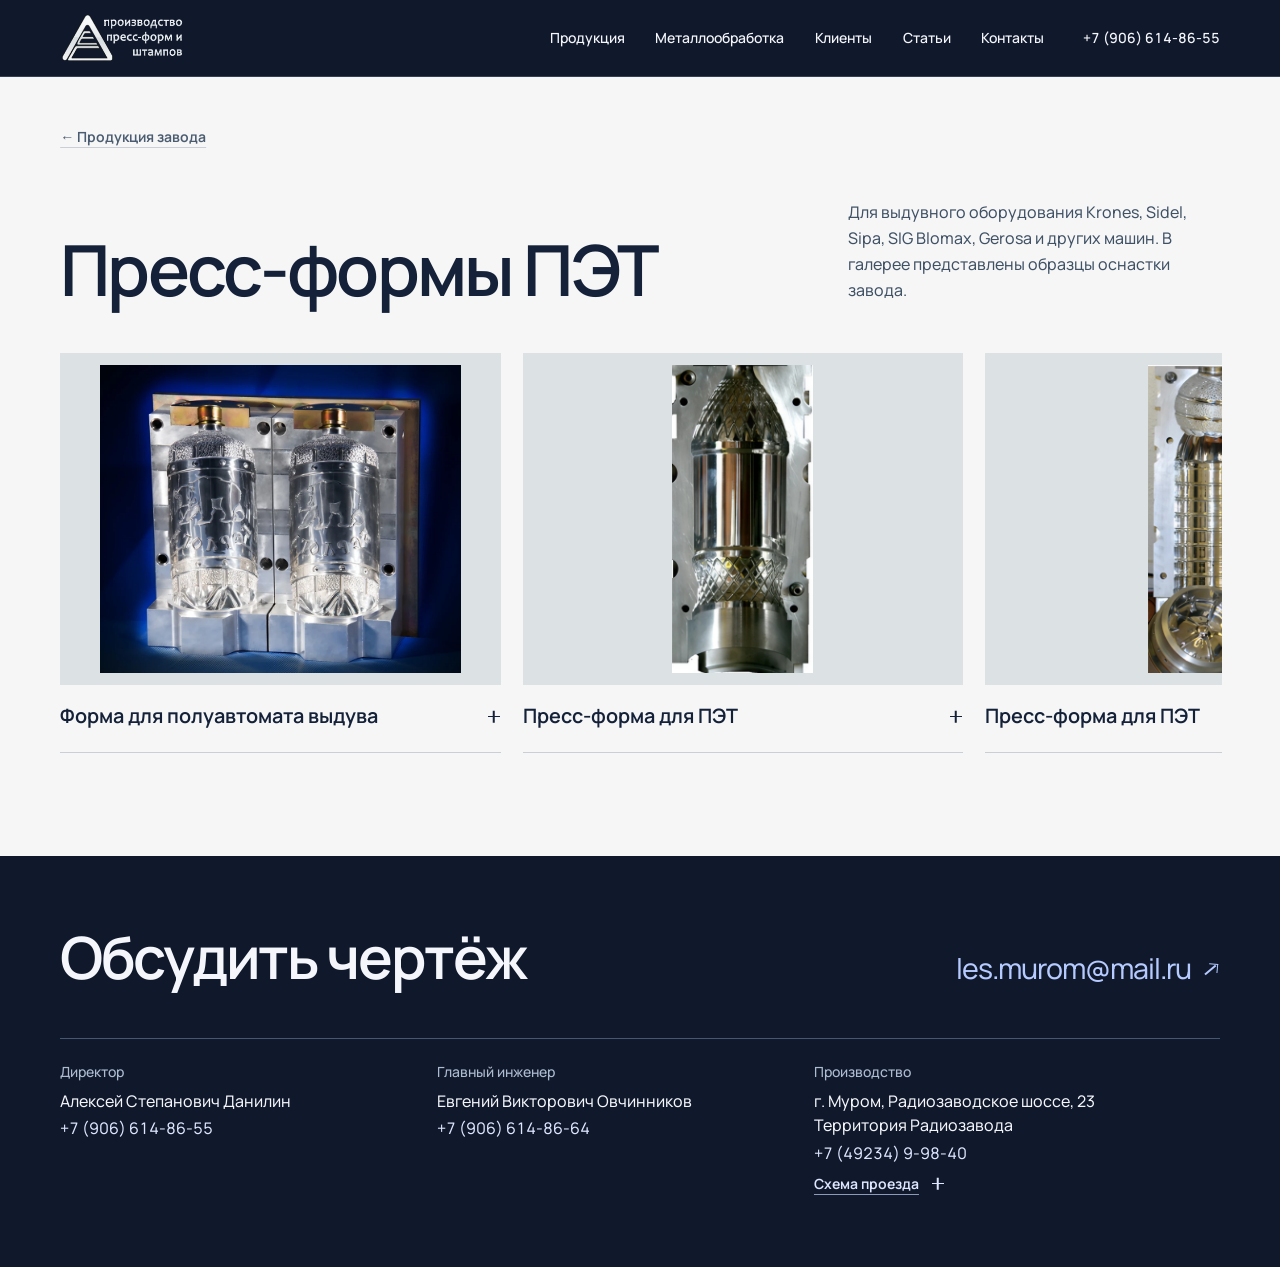
<file: pet.html>
<!doctype html>
<html lang="ru">
  <head>
    <meta charset="utf-8" />
    <meta name="viewport" content="width=device-width, initial-scale=1" />
    <meta name="robots" content="noindex,nofollow" />
    <meta name="theme-color" content="#10182b" />
    <title>Пресс-формы ПЭТ · Завод ЛЕС</title>
    <link rel="icon" href="assets/mark.png" />
    <link rel="preload" href="assets/manrope-cyrillic.woff2" as="font" type="font/woff2" crossorigin />
    <link rel="stylesheet" href="style.css?v=e44f2a5d9" />
    <script defer src="motion.js?v=4efa554e6"></script>
  </head>
  <body>
    <a href="#main" class="skip">К содержанию</a>
    <header>
      <div class="top wrap">
        <a class="brand" href="index.html" aria-label="Завод ЛЕС, главная"
          ><img
            src="assets/les-logo.webp"
            width="252"
            height="89"
            alt="ООО ЛЕС · производство пресс-форм и штампов"
        /></a>
        <nav aria-label="Основное меню">
          <a href="index.html#products">Продукция</a><a href="metal.html">Металлообработка</a
          ><a href="clients.html">Клиенты</a><a href="index.html#journal">Статьи</a
          ><a href="#contacts">Контакты</a>
        </nav>
        <a class="phone" href="tel:+79066148655">+7 (906) 614-86-55</a>
        <details data-menu>
          <summary aria-label="Меню сайта"><span class="hamb" aria-hidden="true"></span>Меню</summary>
          <nav aria-label="Мобильное меню">
            <a href="index.html#products">Продукция</a><a href="metal.html">Металлообработка</a
            ><a href="clients.html">Клиенты</a><a href="index.html#journal">Статьи</a
            ><a href="#contacts">Контакты</a>
          </nav>
        </details>
      </div>
    </header>
    <main id="main">
      <section class="product-intro wrap">
        <a class="back" href="index.html#products">← Продукция завода</a>
        <div class="intro-pair">
          <h1>Пресс-формы ПЭТ</h1>
          <p>
            Для выдувного оборудования Krones, Sidel, Sipa, SIG Blomax, Gerosa и других машин. В галерее
            представлены образцы оснастки завода.
          </p>
        </div>
      </section>
      <section class="sample-section wrap" aria-label="Образцы">
        <div class="rail" data-rail tabindex="0" role="region" aria-label="Фотографии изделий">
          <a
            href="https://pressbottle.ru/press_forma_dlia_poluavtomata_vyduva-19.html"
            class="sample"
            data-zoom
            data-url="https://pressbottle.ru/press_forma_dlia_poluavtomata_vyduva-19.html"
            data-label="Форма для полуавтомата выдува"
            ><div class="sample-art">
              <img
                src="assets/press-0.webp?v=b1c7e8992"
                srcset="assets/press-0-compact.webp 896w, assets/press-0.webp?v=b1c7e8992 1925w"
                sizes="(max-width: 740px) 74vw, (min-width: 1760px) 610px, 35vw"
                width="1925"
                height="1650"
                alt="Форма для полуавтомата выдува"
                loading="lazy"
              />
            </div>
            <div class="sample-cap">
              <span>Форма для полуавтомата выдува</span><span class="plus" aria-hidden="true"></span></div></a
          ><a
            href="https://pressbottle.ru/press_forma_dlia_pet-86.html"
            class="sample"
            data-zoom
            data-url="https://pressbottle.ru/press_forma_dlia_pet-86.html"
            data-label="Пресс-форма для ПЭТ"
            ><div class="sample-art">
              <img
                src="assets/press-1.webp?v=5b19d143e"
                srcset="assets/press-1-compact.webp 409w, assets/press-1.webp?v=5b19d143e 592w"
                sizes="(max-width: 740px) 74vw, (min-width: 1760px) 610px, 35vw"
                width="592"
                height="1296"
                alt="Пресс-форма для ПЭТ"
                loading="lazy"
              />
            </div>
            <div class="sample-cap">
              <span>Пресс-форма для ПЭТ</span><span class="plus" aria-hidden="true"></span></div></a
          ><a
            href="https://pressbottle.ru/press_formy_dlia_pet-87.html"
            class="sample"
            data-zoom
            data-url="https://pressbottle.ru/press_formy_dlia_pet-87.html"
            data-label="Пресс-форма для ПЭТ"
            ><div class="sample-art">
              <img
                src="assets/press-2.webp?v=8febcd351"
                srcset="assets/press-2-compact.webp 334w, assets/press-2.webp?v=8febcd351 484w"
                sizes="(max-width: 740px) 74vw, (min-width: 1760px) 610px, 35vw"
                width="484"
                height="1300"
                alt="Пресс-форма для ПЭТ"
                loading="lazy"
              />
            </div>
            <div class="sample-cap">
              <span>Пресс-форма для ПЭТ</span><span class="plus" aria-hidden="true"></span></div></a
          ><a
            href="https://pressbottle.ru/press_formy_dlia_pet-88.html"
            class="sample"
            data-zoom
            data-url="https://pressbottle.ru/press_formy_dlia_pet-88.html"
            data-label="Пресс-форма для ПЭТ"
            ><div class="sample-art">
              <img
                src="assets/press-3.webp?v=99ea3f3b3"
                srcset="assets/press-3-compact.webp 384w, assets/press-3.webp?v=99ea3f3b3 556w"
                sizes="(max-width: 740px) 74vw, (min-width: 1760px) 610px, 35vw"
                width="556"
                height="1296"
                alt="Пресс-форма для ПЭТ"
                loading="lazy"
              />
            </div>
            <div class="sample-cap">
              <span>Пресс-форма для ПЭТ</span><span class="plus" aria-hidden="true"></span></div></a
          ><a
            href="https://pressbottle.ru/press_formy_dlia_pet-89.html"
            class="sample"
            data-zoom
            data-url="https://pressbottle.ru/press_formy_dlia_pet-89.html"
            data-label="Пресс-форма для ПЭТ"
            ><div class="sample-art">
              <img
                src="assets/press-4.webp?v=60252fd27"
                srcset="assets/press-4-compact.webp 609w, assets/press-4.webp?v=60252fd27 884w"
                sizes="(max-width: 740px) 74vw, (min-width: 1760px) 610px, 35vw"
                width="884"
                height="1300"
                alt="Пресс-форма для ПЭТ"
                loading="lazy"
              />
            </div>
            <div class="sample-cap">
              <span>Пресс-форма для ПЭТ</span><span class="plus" aria-hidden="true"></span></div></a
          ><a
            href="https://pressbottle.ru/press_formy_dlia_pet-90.html"
            class="sample"
            data-zoom
            data-url="https://pressbottle.ru/press_formy_dlia_pet-90.html"
            data-label="Пресс-форма для ПЭТ"
            ><div class="sample-art">
              <img
                src="assets/pet-more-0.webp?v=1a5072d56"
                srcset="assets/pet-more-0-compact.webp 896w, assets/pet-more-0.webp?v=1a5072d56 2202w"
                sizes="(max-width: 740px) 74vw, (min-width: 1760px) 610px, 35vw"
                width="2202"
                height="1772"
                alt="Пресс-форма для ПЭТ"
                loading="lazy"
              />
            </div>
            <div class="sample-cap">
              <span>Пресс-форма для ПЭТ</span><span class="plus" aria-hidden="true"></span></div></a
          ><a
            href="https://pressbottle.ru/press_formy_dlia_pet-91.html"
            class="sample"
            data-zoom
            data-url="https://pressbottle.ru/press_formy_dlia_pet-91.html"
            data-label="Пресс-форма для ПЭТ"
            ><div class="sample-art">
              <img
                src="assets/pet-more-1.webp?v=aedec12e6"
                srcset="assets/pet-more-1-compact.webp 674w, assets/pet-more-1.webp?v=aedec12e6 1656w"
                sizes="(max-width: 740px) 74vw, (min-width: 1760px) 610px, 35vw"
                width="1656"
                height="2202"
                alt="Пресс-форма для ПЭТ"
                loading="lazy"
              />
            </div>
            <div class="sample-cap">
              <span>Пресс-форма для ПЭТ</span><span class="plus" aria-hidden="true"></span></div></a
          ><a
            href="https://pressbottle.ru/press_formy_dlia_pet-92.html"
            class="sample"
            data-zoom
            data-url="https://pressbottle.ru/press_formy_dlia_pet-92.html"
            data-label="Пресс-форма для ПЭТ"
            ><div class="sample-art">
              <img
                src="assets/pet-more-2.webp?v=79aeca7db"
                srcset="assets/pet-more-2-compact.webp 896w, assets/pet-more-2.webp?v=79aeca7db 2202w"
                sizes="(max-width: 740px) 74vw, (min-width: 1760px) 610px, 35vw"
                width="2202"
                height="924"
                alt="Пресс-форма для ПЭТ"
                loading="lazy"
              />
            </div>
            <div class="sample-cap">
              <span>Пресс-форма для ПЭТ</span><span class="plus" aria-hidden="true"></span></div></a
          ><a
            href="https://pressbottle.ru/press_formy_dlia_pet-93.html"
            class="sample"
            data-zoom
            data-url="https://pressbottle.ru/press_formy_dlia_pet-93.html"
            data-label="Пресс-форма для ПЭТ"
            ><div class="sample-art">
              <img
                src="assets/pet-more-3.webp?v=5ad6b2278"
                srcset="assets/pet-more-3-compact.webp 454w, assets/pet-more-3.webp?v=5ad6b2278 656w"
                sizes="(max-width: 740px) 74vw, (min-width: 1760px) 610px, 35vw"
                width="656"
                height="1296"
                alt="Пресс-форма для ПЭТ"
                loading="lazy"
              />
            </div>
            <div class="sample-cap">
              <span>Пресс-форма для ПЭТ</span><span class="plus" aria-hidden="true"></span></div
          ></a>
        </div>
      </section>
    </main>
    <footer id="contacts">
      <div class="wrap">
        <div class="contact-head">
          <h2>Обсудить чертёж</h2>
          <a class="mail" href="mailto:les.murom@mail.ru"
            >les.murom@mail.ru <span class="arr out" aria-hidden="true"></span
          ></a>
        </div>
        <div class="contacts">
          <div>
            <h3>Директор</h3>
            <p>Алексей Степанович Данилин</p>
            <a href="tel:+79066148655">+7 (906) 614-86-55</a>
          </div>
          <div>
            <h3>Главный инженер</h3>
            <p>Евгений Викторович Овчинников</p>
            <a href="tel:+79066148664">+7 (906) 614-86-64</a>
          </div>
          <div>
            <h3>Производство</h3>
            <p>г. Муром, Радиозаводское шоссе, 23<br />Территория Радиозавода</p>
            <a href="tel:+74923499840">+7 (49234) 9-98-40</a><br /><a
              class="map-link"
              href="https://pressbottle.ru/kontakty-14.html"
              data-map
              >Схема проезда <span class="plus" aria-hidden="true"></span
            ></a>
          </div>
        </div>
      </div>
    </footer>
    <dialog class="viewer" aria-labelledby="viewer-title">
      <div class="viewer-bar">
        <h2 id="viewer-title"></h2>
        <button class="close" type="button" aria-label="Закрыть">×</button>
      </div>
      <div class="viewer-art"><img alt="" /></div>
      <div class="viewer-foot">
        <a class="viewer-source">Карточка завода ↗</a>
        <div class="viewer-nav">
          <button type="button" data-prev aria-label="Предыдущий образец">←</button
          ><button type="button" data-next aria-label="Следующий образец">→</button>
        </div>
      </div>
    </dialog>
  </body>
</html>
</file>
<file: style.css>
@font-face {
  font-family: Manrope;
  font-style: normal;
  font-weight: 200 800;
  font-display: swap;
  src: url("assets/manrope-cyrillic.woff2") format("woff2");
  unicode-range: U+0301, U+0400-045F, U+0490-0491, U+04B0-04B1, U+2116;
}
@font-face {
  font-family: Manrope;
  font-style: normal;
  font-weight: 200 800;
  font-display: swap;
  src: url("assets/manrope-latin.woff2") format("woff2");
  unicode-range:
    U+0000-00FF, U+0131, U+0152-0153, U+02BB-02BC, U+02C6, U+02DA, U+02DC, U+0304, U+0308, U+0329,
    U+2000-206F, U+20AC, U+2122, U+2191, U+2193, U+2212, U+2215, U+FEFF, U+FFFD;
}
:root {
  --night: #10182b;
  --navy: #132443;
  --signal: #204fc0;
  --ice: #b5caff;
  --paper: #f5f6f5;
  --ink: #142139;
  --muted: #4b5c72;
  --rule: #c9cfd4;
  --gutter: clamp(20px, 4.7vw, 84px);
  --section: clamp(55px, 6.8vw, 116px);
  --ease: cubic-bezier(0.23, 1, 0.32, 1);
  color-scheme: light;
  scroll-behavior: smooth;
  scroll-padding: 20px;
}
* {
  box-sizing: border-box;
}
body,
h1,
h2,
h3,
p,
figure,
dl,
dd,
ul {
  margin: 0;
}
body {
  background: var(--paper);
  color: var(--ink);
  font:
    450 16px/1.55 Manrope,
    "Segoe UI",
    sans-serif;
  -webkit-text-size-adjust: 100%;
}
h1,
h2,
h3 {
  font-weight: 620;
  text-wrap: balance;
  overflow-wrap: break-word;
}
h1,
h2 {
  letter-spacing: -0.04em;
  line-height: 1;
}
h2 {
  font-size: clamp(35px, 4.55vw, 76px);
}
h3 {
  line-height: 1.15;
  letter-spacing: -0.028em;
}
a {
  color: inherit;
  text-decoration: none;
}
button,
summary {
  font: inherit;
  color: inherit;
  cursor: pointer;
}
button {
  touch-action: manipulation;
}
a,
button,
summary {
  -webkit-tap-highlight-color: transparent;
}
img {
  display: block;
  max-width: 100%;
  height: auto;
}
::selection {
  background: #b9d1ff;
  color: #0d203d;
}
:focus-visible {
  outline: 3px solid #5997ff;
  outline-offset: 3px;
}
[hidden] {
  display: none !important;
}
.wrap {
  width: min(100%, 1760px);
  margin-inline: auto;
  padding-inline: var(--gutter);
}
.section {
  padding-block: var(--section);
}
.skip {
  position: fixed;
  z-index: 20;
  left: 12px;
  top: 12px;
  padding: 10px 18px;
  color: white;
  background: var(--signal);
  transform: translateY(-160%);
}
.skip:focus {
  transform: none;
}
header,
.hero,
footer {
  background: var(--night);
  color: #f4f6fb;
}
header {
  position: relative;
  z-index: 3;
  border-bottom: 1px solid #354057;
}
.top {
  display: flex;
  align-items: center;
  gap: clamp(16px, 3vw, 60px);
  min-height: 76px;
}
.brand {
  display: inline-flex;
  align-items: center;
  margin-right: auto;
}
.brand img {
  width: 128px;
}
.top nav {
  display: flex;
  align-items: center;
  gap: clamp(16px, 2.4vw, 47px);
}
.top nav a,
.phone {
  padding: 9px 0;
  font-size: 14px;
  font-weight: 550;
  white-space: nowrap;
}
.top nav [aria-current] {
  color: var(--ice);
}
.phone {
  font-variant-numeric: tabular-nums;
}
.top details {
  display: none;
  position: relative;
}
.top summary {
  display: flex;
  align-items: center;
  gap: 8px;
  min-height: 44px;
  list-style: none;
  font-size: 14px;
}
.top summary::-webkit-details-marker {
  display: none;
}
.hamb {
  width: 15px;
  height: 8px;
  border-block: 1.5px solid;
}
.top details nav {
  position: absolute;
  top: 100%;
  right: 0;
  width: 217px;
  z-index: 10;
  padding: 6px 16px;
  background: #152542;
  border: 1px solid #455779;
  display: block;
}
.top details nav a {
  display: block;
  padding: 12px 0;
}
.top details nav a + a {
  border-top: 1px solid #354765;
}
.hero {
  background: linear-gradient(104deg, #111a2e 22%, #142548 68%, #0d1629);
}
.hero-inner {
  display: grid;
  grid-template-columns: minmax(0, 0.9fr) minmax(0, 1.22fr);
  align-items: center;
  gap: 4.7%;
  padding-block: clamp(40px, 4.3vw, 78px) clamp(38px, 4.6vw, 82px);
  min-height: min(705px, 78svh);
}
.hero-copy {
  min-width: 0;
}
.hero h1 {
  font-size: clamp(50px, 5.45vw, 91px);
  line-height: 0.97;
  font-weight: 550;
  text-wrap: initial;
}
.hero .product-term,
.hero em {
  white-space: nowrap;
}
.hero h1 em {
  font-style: normal;
  color: var(--ice);
}
.hero-copy p {
  margin-top: clamp(22px, 2.25vw, 40px);
  max-width: 40ch;
  line-height: 1.6;
  color: #d5deef;
  font-size: clamp(15px, 1.1vw, 19px);
}
.actions {
  display: flex;
  align-items: center;
  flex-wrap: wrap;
  gap: 12px 24px;
  margin-top: clamp(22px, 2.5vw, 45px);
}
.button,
.text-action,
.underline,
.back,
.map-link {
  display: inline-flex;
  gap: 12px;
  align-items: center;
  width: fit-content;
}
.button {
  background: #c5d6ff;
  color: #101e3a;
  padding: 12px 17px;
  font-size: 14px;
  font-weight: 700;
  transition:
    background 0.18s,
    transform 0.15s var(--ease);
}
.button:active {
  transform: scale(0.98);
}
.text-action,
.underline,
.back,
.map-link {
  font-size: 14px;
  font-weight: 650;
  text-decoration: underline;
  text-underline-offset: 5px;
  text-decoration-color: #8a9ab8;
}
.text-action {
  color: #e4ebff;
  padding: 7px 0;
}
.arr {
  flex: none;
  position: relative;
  display: inline-block;
  width: 17px;
  height: 14px;
  transition: transform 0.2s var(--ease);
}
.arr::before {
  content: "";
  position: absolute;
  width: 14px;
  height: 1.5px;
  background: currentColor;
  top: 6px;
  left: 0;
}
.arr::after {
  content: "";
  position: absolute;
  width: 8px;
  height: 8px;
  border-top: 1.5px solid;
  border-right: 1.5px solid;
  transform: rotate(45deg);
  right: 2px;
  top: 3px;
}
.arr.out {
  transform: rotate(-40deg);
}
.plus {
  display: inline-block;
  width: 14px;
  height: 14px;
  flex: none;
  position: relative;
}
.plus::before,
.plus::after {
  content: "";
  position: absolute;
  background: currentColor;
  width: 12px;
  height: 1.5px;
  left: 1px;
  top: 6px;
}
.plus::after {
  transform: rotate(90deg);
}
.specimen {
  width: 100%;
  min-width: 0;
  color: white;
}
.photo-field {
  position: relative;
  isolation: isolate;
  overflow: hidden;
  background: #07142f;
  aspect-ratio: 1.58;
}
.show-pic {
  position: absolute;
  inset: 0;
  opacity: 0;
  transition: opacity 0.42s var(--ease);
  pointer-events: none;
}
.show-pic.active {
  opacity: 1;
}
.show-pic img {
  width: 100%;
  height: 100%;
  object-fit: contain;
  transform: scale(0.985);
  transition: transform 0.65s var(--ease);
}
.show-pic.active img {
  transform: scale(1);
}
.inspect {
  position: absolute;
  inset: 0;
  width: 100%;
  height: 100%;
  padding: 0;
  border: 0;
  background: transparent;
  color: white;
  cursor: zoom-in;
}
.inspect:focus-visible {
  outline-offset: -4px;
}
.inspect-mark {
  display: block;
  position: absolute;
  width: 34px;
  height: 34px;
  top: 12px;
  right: 12px;
  background: #10182bd9;
  border: 1px solid #879ac2;
}
.inspect-mark::before {
  content: "";
  position: absolute;
  left: 8px;
  top: 7px;
  width: 10px;
  height: 10px;
  border: 1.5px solid white;
  border-radius: 50%;
}
.inspect-mark::after {
  content: "";
  position: absolute;
  left: 18px;
  top: 19px;
  width: 7px;
  height: 1.5px;
  transform: rotate(45deg);
  background: white;
}
.loupe {
  display: block;
  position: absolute;
  left: 0;
  top: 0;
  pointer-events: none;
  border-radius: 50%;
  width: clamp(100px, 10vw, 155px);
  aspect-ratio: 1;
  border: 1px solid #f1f5ff;
  background: #0a1322 no-repeat;
  box-shadow: 0 6px 22px #09112666;
}
.specimen figcaption {
  display: flex;
  align-items: center;
  justify-content: space-between;
  gap: 12px;
  border-bottom: 1px solid #526079;
  padding-block: 11px;
}
.specimen figcaption a {
  font-size: clamp(13px, 1.05vw, 17px);
  display: inline-flex;
  align-items: center;
  gap: 10px;
  font-weight: 600;
}
.thumbs {
  display: flex;
  gap: 7px;
}
.thumbs button {
  width: clamp(38px, 3.8vw, 60px);
  height: 41px;
  background: #0b152d;
  border: 1px solid #62718d;
  padding: 2px;
}
.thumbs button[aria-pressed="true"] {
  border-color: #c3d6ff;
  box-shadow: inset 0 0 0 1px #c3d6ff;
}
.thumbs img {
  width: 100%;
  height: 100%;
  object-fit: cover;
}
.section-head {
  display: flex;
  gap: 20px;
  align-items: flex-end;
  justify-content: space-between;
  margin-bottom: clamp(25px, 3vw, 54px);
}
.rail {
  display: flex;
  align-items: stretch;
  gap: clamp(14px, 1.7vw, 28px);
  overflow-x: auto;
  padding: 4px 2px 16px;
  margin: -4px -2px 0;
  scrollbar-color: #6780a4 #dbe1e6;
  scrollbar-width: thin;
}
.rail a {
  scroll-margin-inline: 5px;
}
.tile {
  flex: 0 0 40%;
  min-width: 0;
}
.tile-art,
.sample-art {
  overflow: hidden;
  background: #dce1e3;
}
.tile-art {
  aspect-ratio: 1.54;
}
.tile-art img {
  width: 100%;
  height: 100%;
  object-fit: cover;
  transition: transform 0.45s var(--ease);
}
.tile:last-child img {
  object-position: 50% 58%;
}
.tile-cap,
.sample-cap {
  position: relative;
  padding: 16px 36px 20px 0;
  border-bottom: 1px solid var(--rule);
}
.tile-cap small {
  font-size: 13px;
  font-weight: 520;
  color: var(--muted);
}
.tile-cap h3 {
  font-size: clamp(23px, 2.35vw, 41px);
  margin-top: 5px;
}
.tile-cap .arr {
  position: absolute;
  right: 3px;
  bottom: 25px;
  color: var(--signal);
}
.process,
.journal {
  background: #e4e9ec;
}
.process-heading {
  position: sticky;
  top: 0;
  z-index: 2;
  background: #e4e9ec;
  padding-block: clamp(8px, 1.2vw, 18px);
  margin-bottom: clamp(12px, 1.6vw, 24px);
}
.scene {
  display: grid;
  grid-template-columns: minmax(0, 1.11fr) minmax(0, 0.84fr);
  gap: 8.5%;
  align-items: start;
}
.pin {
  position: sticky;
  top: var(--process-heading-height, 110px);
  background: var(--night);
  color: white;
  overflow: hidden;
}
.layers {
  position: relative;
  height: min(51svh, 31vw);
  min-height: 220px;
  background: #0b162d;
}
.layers img {
  position: absolute;
  width: 100%;
  height: 100%;
  object-fit: contain;
  opacity: 0;
  transform: scale(0.985);
  transition:
    opacity 0.48s ease,
    transform 0.75s var(--ease);
}
.layers img.current {
  opacity: 1;
  transform: scale(1);
}
.pin figcaption {
  padding: 12px 16px;
  font-weight: 550;
  font-size: 14px;
}
.steps article {
  min-height: 50svh;
  border-top: 1px solid #aebac7;
  display: flex;
  justify-content: center;
  flex-direction: column;
  padding: 35px 0;
}
.steps article:last-child {
  border-bottom: 1px solid #aebac7;
}
.steps h3 {
  font-size: clamp(30px, 3.05vw, 52px);
  margin-bottom: 16px;
}
.steps p,
.about p,
.edm-layout p,
.machine-spec > p,
.finishing p,
.intro-pair p {
  max-width: 62ch;
  color: #405166;
  font-size: clamp(16px, 1.18vw, 20px);
  line-height: 1.62;
}
.about,
.intro-pair,
.finishing {
  display: grid;
  grid-template-columns: minmax(0, 1fr) minmax(0, 1fr);
  gap: 8%;
}
.about h2 {
  max-width: 9ch;
}
.about p + p,
.edm-layout p + p {
  margin-top: 14px;
}
.underline {
  color: var(--signal);
  text-decoration-color: #8297c0;
}
.more {
  border-block: 1px solid var(--rule);
  margin: 22px 0 16px;
}
.more summary {
  list-style: none;
  display: flex;
  justify-content: space-between;
  align-items: center;
  padding: 15px 0;
  gap: 12px;
  font-weight: 650;
}
.more summary::-webkit-details-marker {
  display: none;
}
.more[open] .plus::after {
  transform: none;
}
.more p {
  margin-bottom: 14px;
}
.article-list {
  margin-top: 32px;
  display: grid;
  grid-template-columns: repeat(2, minmax(0, 1fr));
  gap: 0 5%;
}
.article-list a {
  display: flex;
  align-items: center;
  justify-content: space-between;
  gap: 15px;
  padding: 19px 0;
  border-top: 1px solid #aebbc4;
  font-weight: 590;
  font-size: clamp(16px, 1.36vw, 22px);
}
footer {
  padding-block: clamp(45px, 5.6vw, 96px);
}
.contact-head {
  display: flex;
  align-items: baseline;
  flex-wrap: wrap;
  gap: 14px 40px;
  justify-content: space-between;
  padding-bottom: clamp(30px, 3.7vw, 62px);
}
.mail {
  color: var(--ice);
  display: inline-flex;
  align-items: center;
  gap: 12px;
  font-size: clamp(21px, 2.23vw, 38px);
  letter-spacing: -0.035em;
}
.contacts {
  display: grid;
  grid-template-columns: 1fr 1fr 1.15fr;
  gap: 24px;
  border-top: 1px solid #485570;
  padding-top: 25px;
}
.contacts h3 {
  color: #adbbd1;
  font-size: 14px;
  font-weight: 520;
  letter-spacing: 0;
}
.contacts p {
  margin: 8px 0 3px;
}
.contacts a {
  font-variant-numeric: tabular-nums;
  color: #dee6ff;
}
.map-link {
  margin-top: 7px;
}
.product-intro {
  padding-top: clamp(27px, 3.7vw, 65px);
  padding-bottom: clamp(30px, 3.8vw, 66px);
}
.back {
  color: var(--muted);
  text-decoration-color: var(--rule);
}
.intro-pair {
  align-items: end;
  margin-top: clamp(35px, 4vw, 70px);
  grid-template-columns: minmax(0, 1.4fr) minmax(0, 0.75fr);
}
.intro-pair h1 {
  font-size: clamp(38px, 5.5vw, 88px);
  hyphens: auto;
}
.intro-pair p {
  max-width: 42ch;
}
.sample-section,
.client-list,
.edm-layout,
.finishing {
  padding-bottom: var(--section);
}
.sample {
  flex: 0 0 38%;
  min-width: 0;
  cursor: zoom-in;
}
.sample-art {
  display: grid;
  place-items: center;
  height: clamp(210px, 26vw, 435px);
  padding: 12px;
}
.sample-art img {
  width: 100%;
  height: 100%;
  min-height: 0;
  object-fit: contain;
  transition: transform 0.32s var(--ease);
}
.sample-cap {
  display: flex;
  align-items: center;
  justify-content: space-between;
  gap: 10px;
  padding-right: 0;
  font-weight: 630;
  font-size: clamp(17px, 1.55vw, 26px);
}
.edm-layout,
.machine {
  display: grid;
  grid-template-columns: minmax(0, 0.92fr) minmax(0, 1fr);
  align-items: start;
  gap: 8%;
}
.edm-layout figure {
  background: #dce1e3;
}
.edm-layout img {
  width: 100%;
  max-height: 72svh;
  object-fit: contain;
}
.edm-layout h2,
.finishing h2 {
  font-size: clamp(28px, 3vw, 52px);
}
.edm-layout p,
.edm-layout .underline {
  margin-top: 15px;
}
.anchors {
  display: flex;
  flex-wrap: wrap;
  gap: 12px 20px;
  margin-top: 28px;
}
.anchors a {
  color: var(--signal);
  text-decoration: underline;
  text-underline-offset: 5px;
}
.machine {
  padding-block: clamp(28px, 4vw, 70px);
  border-top: 1px solid var(--rule);
}
.machine-photo {
  position: sticky;
  top: 32px;
  background: #dce1e3;
}
.machine-photo img {
  width: 100%;
  height: auto;
}
.sub-machine {
  padding-top: 12px;
}
.sub-machine figcaption {
  font-size: 13px;
  padding: 7px 10px;
}
.machine:has(.sub-machine) .machine-photo {
  position: static;
}
.machine-spec h2 {
  font-size: clamp(29px, 3.3vw, 56px);
  hyphens: auto;
}
.machine-spec > p {
  margin: 14px 0 22px;
}
.machine-spec h3 {
  font-size: clamp(19px, 1.65vw, 28px);
  margin: 22px 0 8px;
}
.machine-spec dl > div {
  display: grid;
  grid-template-columns: 1fr 1.28fr;
  gap: 16px;
  border-top: 1px solid var(--rule);
  padding: 7px 0;
}
.machine-spec dt {
  color: var(--muted);
}
.machine-spec dd {
  font-variant-numeric: tabular-nums;
  font-weight: 600;
}
.finishing {
  padding-top: 35px;
  border-top: 1px solid var(--rule);
}
.client-list ul {
  display: grid;
  grid-template-columns: repeat(3, minmax(0, 1fr));
  gap: 0 4%;
  padding: 0;
  list-style: none;
}
.client-list li {
  display: flex;
  align-items: center;
  gap: 15px;
  border-top: 1px solid var(--rule);
  padding: 24px 0;
}
.client-list img {
  width: clamp(62px, 5vw, 90px);
  aspect-ratio: 1;
  object-fit: contain;
  background: white;
}
.client-list h2 {
  font-size: clamp(18px, 1.7vw, 28px);
  line-height: 1.15;
}
.client-list p {
  color: var(--muted);
  font-size: 14px;
  margin-top: 4px;
}
.viewer {
  width: min(94vw, 1060px);
  max-height: 95svh;
  overflow-y: auto;
  background: var(--night);
  color: #f3f5ff;
  padding: clamp(12px, 1.6vw, 23px);
  border: 1px solid #485570;
}
.viewer::backdrop {
  background: #07101de8;
}
.viewer[open] {
  animation: open-viewer 0.22s var(--ease);
}
@keyframes open-viewer {
  from {
    opacity: 0.15;
    transform: translateY(6px) scale(0.985);
  }
}
.viewer-bar,
.viewer-foot {
  display: flex;
  align-items: center;
  justify-content: space-between;
  gap: 10px;
}
.viewer-bar {
  margin-bottom: 12px;
}
.viewer h2 {
  font-size: clamp(17px, 1.8vw, 28px);
  line-height: 1.2;
  letter-spacing: -0.015em;
}
.viewer button {
  border: 1px solid #6a7892;
  color: white;
  background: transparent;
  min-width: 44px;
  min-height: 44px;
  font-size: 22px;
}
.viewer-art {
  background: #0a1322;
  display: grid;
  place-items: center;
}
.viewer-art img {
  max-height: 65svh;
  width: auto;
  max-width: 100%;
  object-fit: contain;
  min-height: 0;
}
.viewer-foot {
  margin-top: 12px;
  min-height: 42px;
}
.viewer-foot a {
  text-decoration: underline;
  text-underline-offset: 4px;
  font-size: 14px;
}
.viewer-nav {
  display: flex;
  gap: 8px;
}
.viewer button:disabled {
  opacity: 0.35;
  cursor: default;
}
html:has(dialog[open]) {
  overflow: hidden;
}
@media (hover: hover) and (pointer: fine) {
  header a:hover,
  .text-action:hover,
  footer a:hover {
    color: var(--ice);
    text-decoration: underline;
    text-underline-offset: 5px;
  }
  .button:hover {
    background: #e0e9ff;
  }
  .tile:hover img,
  .sample:hover img {
    transform: scale(1.035);
  }
  .tile:hover h3,
  .article-list a:hover,
  .underline:hover,
  .anchors a:hover {
    color: var(--signal);
  }
  a:hover > .arr:not(.out),
  .tile:hover .tile-cap .arr {
    transform: translateX(3px);
  }
  .specimen figcaption a:hover,
  .viewer a:hover {
    text-decoration: underline;
    text-underline-offset: 4px;
  }
  .thumbs button:hover {
    border-color: white;
  }
}
@media (max-width: 1020px) {
  .top > nav {
    display: none;
  }
  .top details {
    display: block;
  }
  .hero h1 {
    font-size: clamp(42px, 5.2vw, 60px);
  }
  .hero-inner {
    min-height: 0;
    gap: 4%;
    grid-template-columns: minmax(0, 0.95fr) minmax(0, 1fr);
  }
  .photo-field {
    aspect-ratio: 1.35;
  }
  .client-list ul {
    grid-template-columns: repeat(2, minmax(0, 1fr));
  }
}
@media (max-width: 740px) {
  .top {
    min-height: 59px;
    gap: 16px;
  }
  .brand img {
    width: 98px;
  }
  .phone {
    font-size: 12px;
  }
  .hero-inner,
  .scene,
  .about,
  .intro-pair,
  .machine,
  .edm-layout,
  .finishing {
    grid-template-columns: 1fr;
  }
  .hero-inner {
    gap: 25px;
    padding-block: 32px 20px;
  }
  .hero h1 {
    font-size: clamp(48px, 9vw, 66px);
    line-height: 0.99;
  }
  .hero h1 br:nth-of-type(2) {
    display: none;
  }
  .hero-copy p {
    margin-top: 15px;
    font-size: 15px;
  }
  .actions {
    margin-top: 17px;
    gap: 9px 16px;
  }
  .button,
  .text-action {
    font-size: 13px;
  }
  .button {
    padding: 11px 13px;
  }
  .photo-field {
    aspect-ratio: 1.87;
  }
  .thumbs {
    gap: 5px;
  }
  .thumbs button {
    width: 36px;
    height: 35px;
  }
  .specimen figcaption {
    padding-block: 8px;
    gap: 7px;
  }
  .specimen figcaption a {
    font-size: 12px;
    line-height: 1.25;
    gap: 4px;
    max-width: 55%;
  }
  .tile,
  .sample {
    flex-basis: 81%;
  }
  .sample-art {
    height: 235px;
  }
  .section-head {
    align-items: flex-start;
    flex-direction: column;
    gap: 12px;
  }
  .pin {
    z-index: 1;
    margin-inline: calc(-1 * var(--gutter));
    padding-inline: var(--gutter);
  }
  .pin figcaption {
    padding: 8px 0;
    font-size: 12px;
  }
  .layers {
    min-height: 0;
    height: clamp(105px, 26svh, 210px);
  }
  .steps article {
    min-height: 58svh;
    justify-content: flex-end;
    padding: 30px 0 5svh;
  }
  .about,
  .intro-pair,
  .edm-layout,
  .machine,
  .finishing {
    gap: 22px;
  }
  .about h2 {
    max-width: none;
  }
  .article-list,
  .contacts {
    grid-template-columns: 1fr;
  }
  .contacts {
    gap: 24px;
  }
  .contact-head {
    flex-direction: column;
    gap: 13px;
  }
  .intro-pair {
    margin-top: 26px;
  }
  .machine-photo {
    position: static;
  }
  .machine-photo img {
    max-height: 44svh;
    object-fit: contain;
  }
  .client-list ul {
    grid-template-columns: 1fr;
  }
  .client-list li {
    padding: 16px 0;
  }
}
@media (max-width: 370px) {
  .top {
    gap: 9px;
  }
  .brand img {
    width: 82px;
  }
  .top summary {
    font-size: 12px;
  }
  .hero h1 {
    font-size: 45px;
  }
  .actions {
    gap: 5px 12px;
  }
}
@media (max-height: 500px) {
  .pin,
  .machine-photo {
    position: static;
  }
  .steps article {
    min-height: 220px;
  }
}
@media (prefers-reduced-motion: reduce) {
  :root {
    scroll-behavior: auto;
  }
  *,
  *::before,
  *::after {
    animation: none !important;
    transition: none !important;
  }
  .pin,
  .machine-photo {
    position: static;
  }
  .steps article {
    min-height: 0;
    padding-block: 32px;
  }
}
</file>
